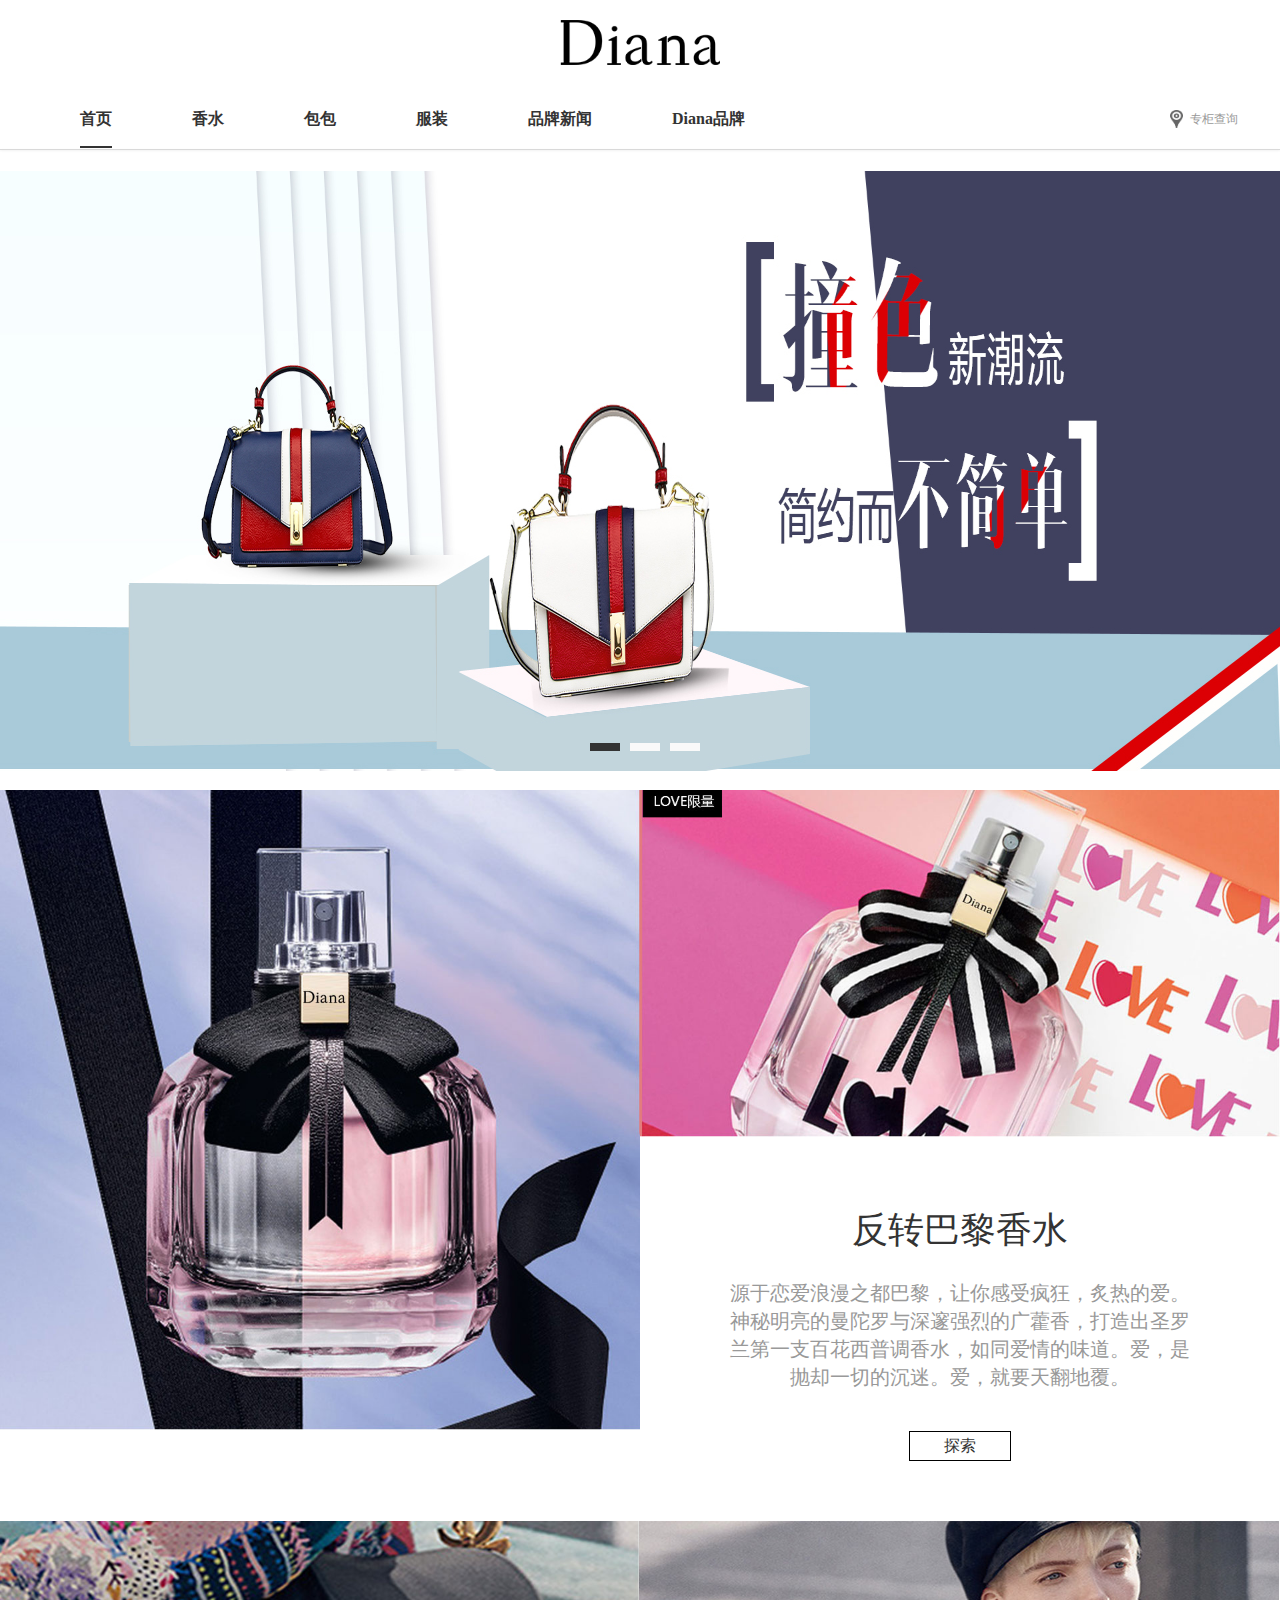
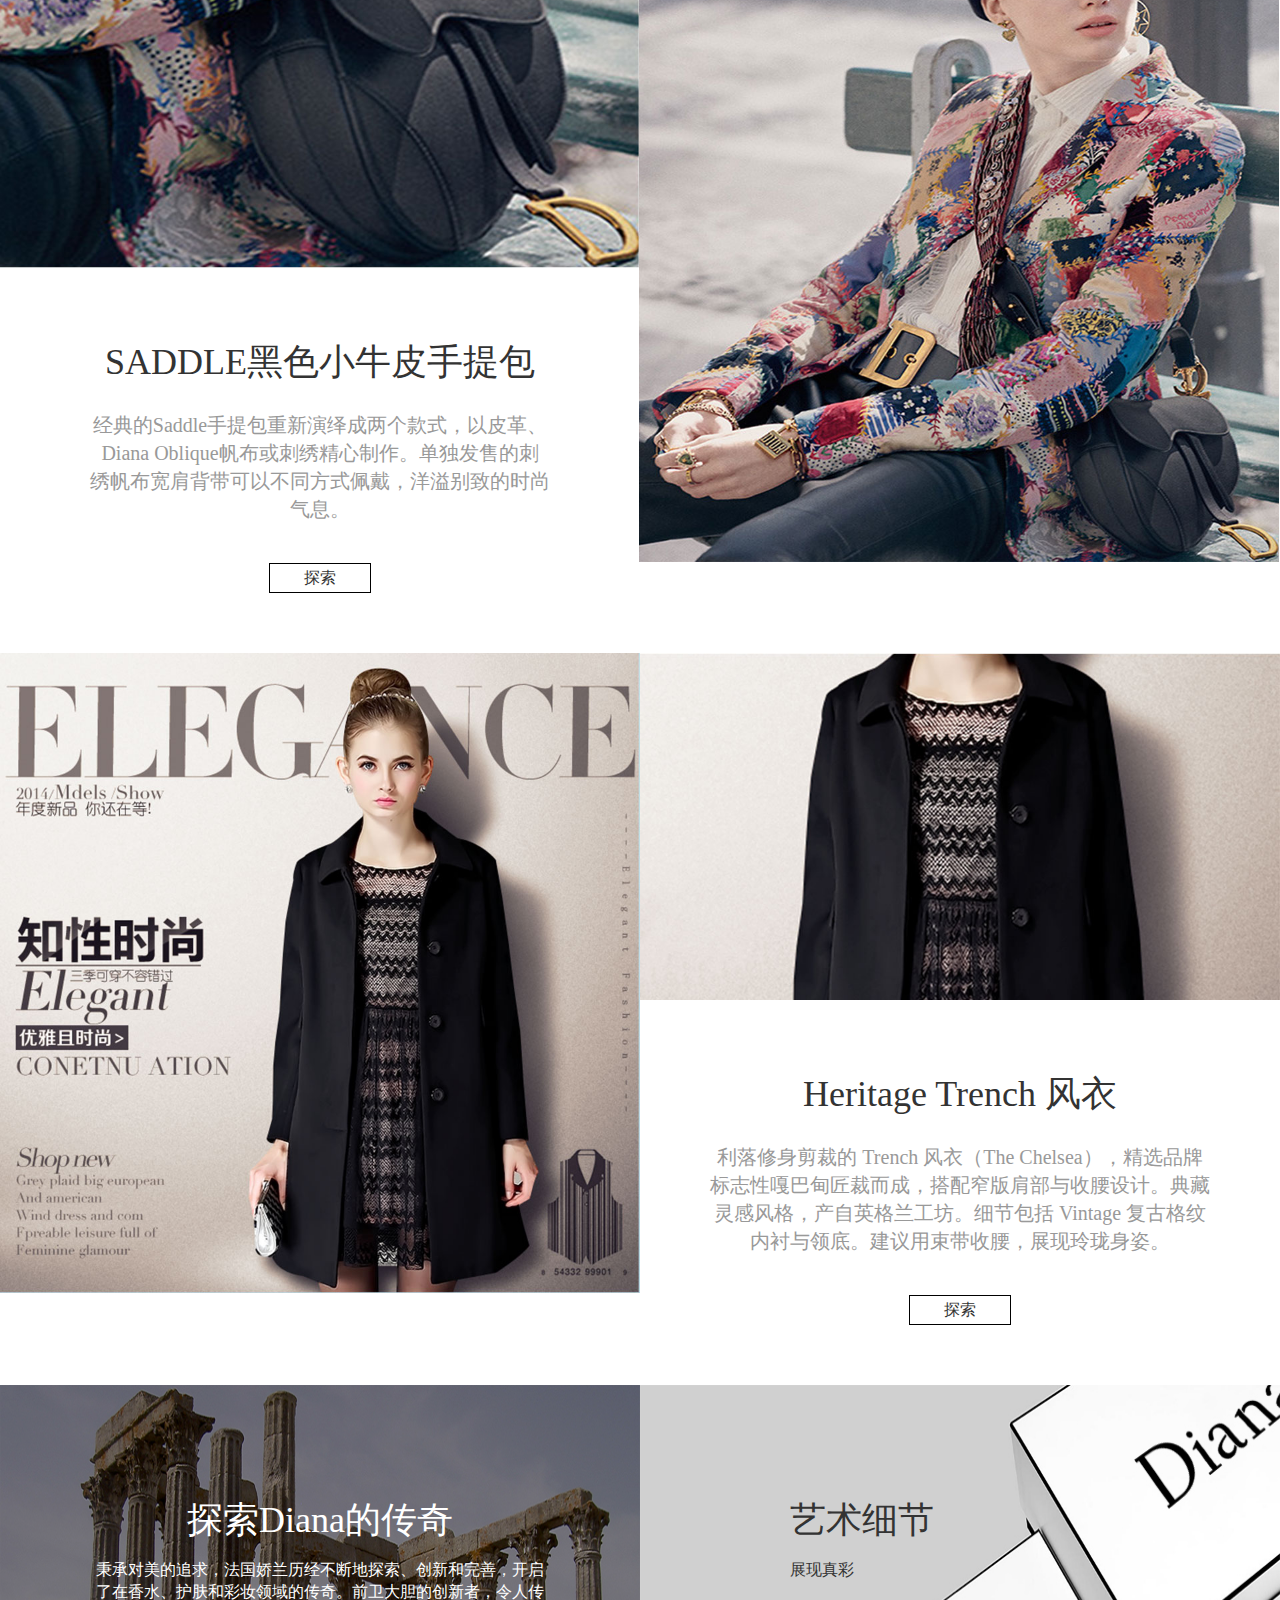
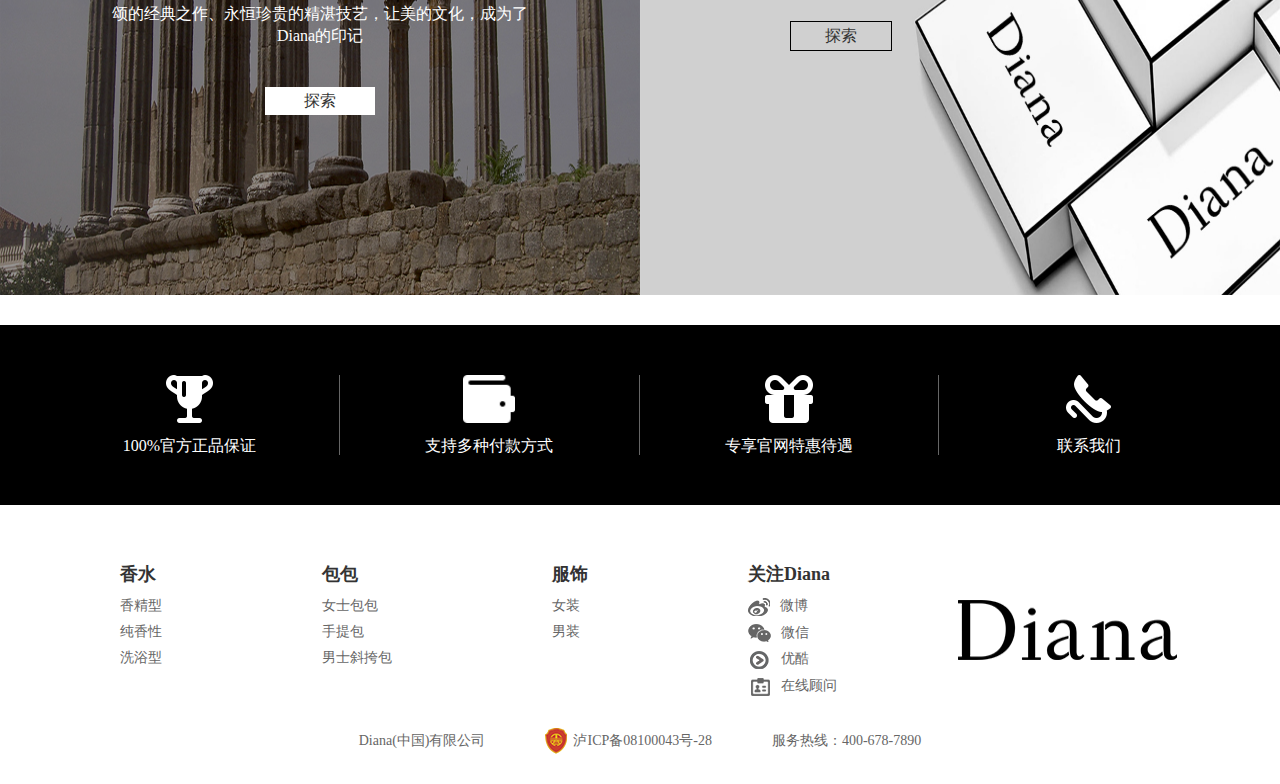
<file: index.html>
<!DOCTYPE html>
<html>
	<head>
		<meta charset="UTF-8">
		<title>Diana首页</title>
		<link rel="stylesheet" type="text/css" href="css/base.css"/>
		<link rel="stylesheet" type="text/css" href="css/style.css"/>
		<link rel="icon" href="img/logo.ico" type="img/x-ico" />
		<script src="js/jquery-1.12.4.js" type="text/javascript" charset="utf-8"></script>
		<script src="js/index.js" type="text/javascript" charset="utf-8"></script>
		
	</head>
	<body>
		<div class="nav-box">
			<div class="nav">
				<div class="logo">
					<a href="index.html"><img src="img/nav-footer/logo.png"/></a>
				</div>
				<div class="nav-list-box container">
					<ul id="nav-list">
						<li class="line-bott">
							<a href="index.html">首页</a>
						</li>
						<li>
							<a href="Perfume.html">香水</a>
						</li>
						<li>
							<a href="package.html">包包</a>
						</li>
						<li>
							<a href="clothes.html">服装</a>
						</li>
						<li>
							<a href="news.html">品牌新闻</a>
						</li>
						<li>
							<a href="about.html">Diana品牌</a>
						</li>
					</ul>
					<div class="query fr">
						<div class="query-ico"><a href="">专柜查询</a></div>
					</div>
				</div>
			</div>
			<div class="line"></div>
		</div>
		<div class="nav-fixed-box">
			<div class="nav-list-box container">
				<div class="fixed-logo"><a href="index.html"><img src="img/nav-footer/logo.png"/></a></div>
				<div id="nav-fixed"></div>
			</div>
			<div class="line"></div>
		</div>
		
		<div class="banner-box">
			<div class="banner-fixed">
				<div class="banner">
					<div class="banner-list">
						<div class="banner-img"><img src="img/index/banner1.jpg"/></div>
						<div class="banner-img"><img src="img/index/banner2.jpg"/></div>
						<div class="banner-img"><img src="img/index/banner3.jpg"/></div>
					</div>
					<ul class="list">
						<li></li>
						<li></li>
						<li></li>
					</ul>
				</div>
			</div>
		</div>
		
		<div style="background: #fff; position: relative; z-index: 10;">
			<div class="content clearfix">
				<div class="left">
					<img src="img/index/shouye_06.jpg"/>
				</div>
				<div class="right">
					<img src="img/index/shouye_05.jpg"/>
					<div class="txt">
						<h1>反转巴黎香水</h1>
						<p>源于恋爱浪漫之都巴黎，让你感受疯狂，炙热的爱。</p>
						<p>神秘明亮的曼陀罗与深邃强烈的广藿香，打造出圣罗</p>
						<p>兰第一支百花西普调香水，如同爱情的味道。爱，是</p>
						<p>抛却一切的沉迷。爱，就要天翻地覆。</p>
					</div>
					<a href="Perfume.html"><div class="btn">探索</div></a>
					
				</div>
			</div>
			
			
			<div class="content clearfix" style="margin: 20px 0;">
				<div class="left">
					<img src="img/index/shouye_10.jpg"/>
					<div class="txt">
						<h1>SADDLE黑色小牛皮手提包</h1>
						<p>经典的Saddle手提包重新演绎成两个款式，以皮革、</p>
						<p>Diana Oblique帆布或刺绣精心制作。单独发售的刺</p>
						<p>绣帆布宽肩背带可以不同方式佩戴，洋溢别致的时尚</p>
						<p>气息。</p>
					</div>
					<a href="package.html"><div class="btn">探索</div></a>
				</div>
				<div class="right" style="margin-left: -1px;">
					<img src="img/index/shouye_13.jpg"/>
				</div>
			</div>
			
			<div class="content clearfix">
				<div class="left">
					<img src="img/index/shouye_17.jpg"/>
				</div>
				<div class="right">
					<img src="img/index/shouye_16.jpg"/>
					<div class="txt">
						<h1>Heritage Trench 风衣</h1>
						<p>利落修身剪裁的 Trench 风衣（The Chelsea），精选品牌</p>
						<p>标志性嘎巴甸匠裁而成，搭配窄版肩部与收腰设计。典藏</p>
						<p>灵感风格，产自英格兰工坊。细节包括 Vintage 复古格纹</p>
						<p>内衬与领底。建议用束带收腰，展现玲珑身姿。</p>
					</div>
					<a href="clothes.html"><div class="btn">探索</div></a>
					
				</div>
			</div>
			
			<div class="introduce">
				<div class="about clearfix">
					<div class="left fl">
						<img src="img/index/diana.jpg" width="952"/>
						<div class="Mask">
							<h1>探索Diana的传奇</h1>
							<p>秉承对美的追求，法国娇兰历经不断地探索、创新和完善，开启</p>
							<p>了在香水、护肤和彩妆领域的传奇。前卫大胆的创新者，令人传</p>
							<p>颂的经典之作、永恒珍贵的精湛技艺，让美的文化，成为了</p>
							<p>Diana的印记</p>
							<a href="about.html"><div class="bott1">探索</div></a>
						</div>
					</div>
					<div class="details fr">
						<img src="img/index/xijie.jpg" width="951"/>
						<div class="Mask">
							<h1>艺术细节</h1>
							<p>展现真彩</p>
							<a href=""><div class="btn">探索</div></a>
						</div>
					</div>
				</div>
				
			</div>
			
			
			<div class="footer-box">
				<div class="footer-top-color">
					<div class="footer container">
						<div class="footer-top clearfix">
							<ul>
								<li>
									<a href="">
										<img src="img/nav-footer/footer-zhengpin.png"/>
										<p>100%官方正品保证</p>
									</a>
								</li>
								<li>
									<a href="">
										<img src="img/nav-footer/footer-fukuan.png"height="48"/>
										<p>支持多种付款方式</p>
									</a>
								</li>
								<li>
									<a href="">
										<img src="img/nav-footer/footer-tehui.png"/>
										<p>专享官网特惠待遇</p>
									</a>
								</li>
								<li>
									<a href="">
										<img src="img/nav-footer/footer-dianhua.png"/>
										<p>联系我们</p>
									</a>
								</li>
							</ul>
						</div>
					</div>
				</div>
				<div class="footer-bott clearfix container">
					<div class="top_box"><a href=""><div class="top"><img src="img/nav-footer/fanhui2.png"/></div></a></div>
					<dl>
						<dt>香水</dt>
						<dd><a href="">香精型</a></dd>
						<dd><a href="">纯香性</a></dd>
						<dd><a href="">洗浴型</a></dd>
					</dl>
					<dl>
						<dt>包包</dt>
						<dd><a href="">女士包包</a></dd>
						<dd><a href="">手提包</a></dd>
						<dd><a href="">男士斜挎包</a></dd>
					</dl>
					<dl>
						<dt>服饰</dt>
						<dd><a href="">女装</a></dd>
						<dd><a href="">男装</a></dd>
					</dl>
					<dl>
						<dt>关注Diana</dt>
						<dd><a href=""><img src="img/nav-footer/weibo.png"/>微博</a></dd>
						<dd><a href=""><img src="img/nav-footer/weixin.png"/>微信</a></dd>
						<dd><a href=""><img src="img/nav-footer/youku.png"/>优酷</a></dd>
						<dd><a href=""><img src="img/nav-footer/zaixian.png"/>在线顾问</a></dd>
					</dl>
					<div class="footer-logo"><a href="index.html"><img src="img/nav-footer/logo.png"/></a></div>
				</div>
				<div class="copyright">
					<span><a href="">Diana(中国)有限公司</a></span><span><a href=""><img src="img/nav-footer/beian.png"/>泸ICP备08100043号-28</a></span><span><a href="">服务热线：400-678-7890</a></span>
				</div>
			</div>
		</div>
		
	</body>
</html>
</file>
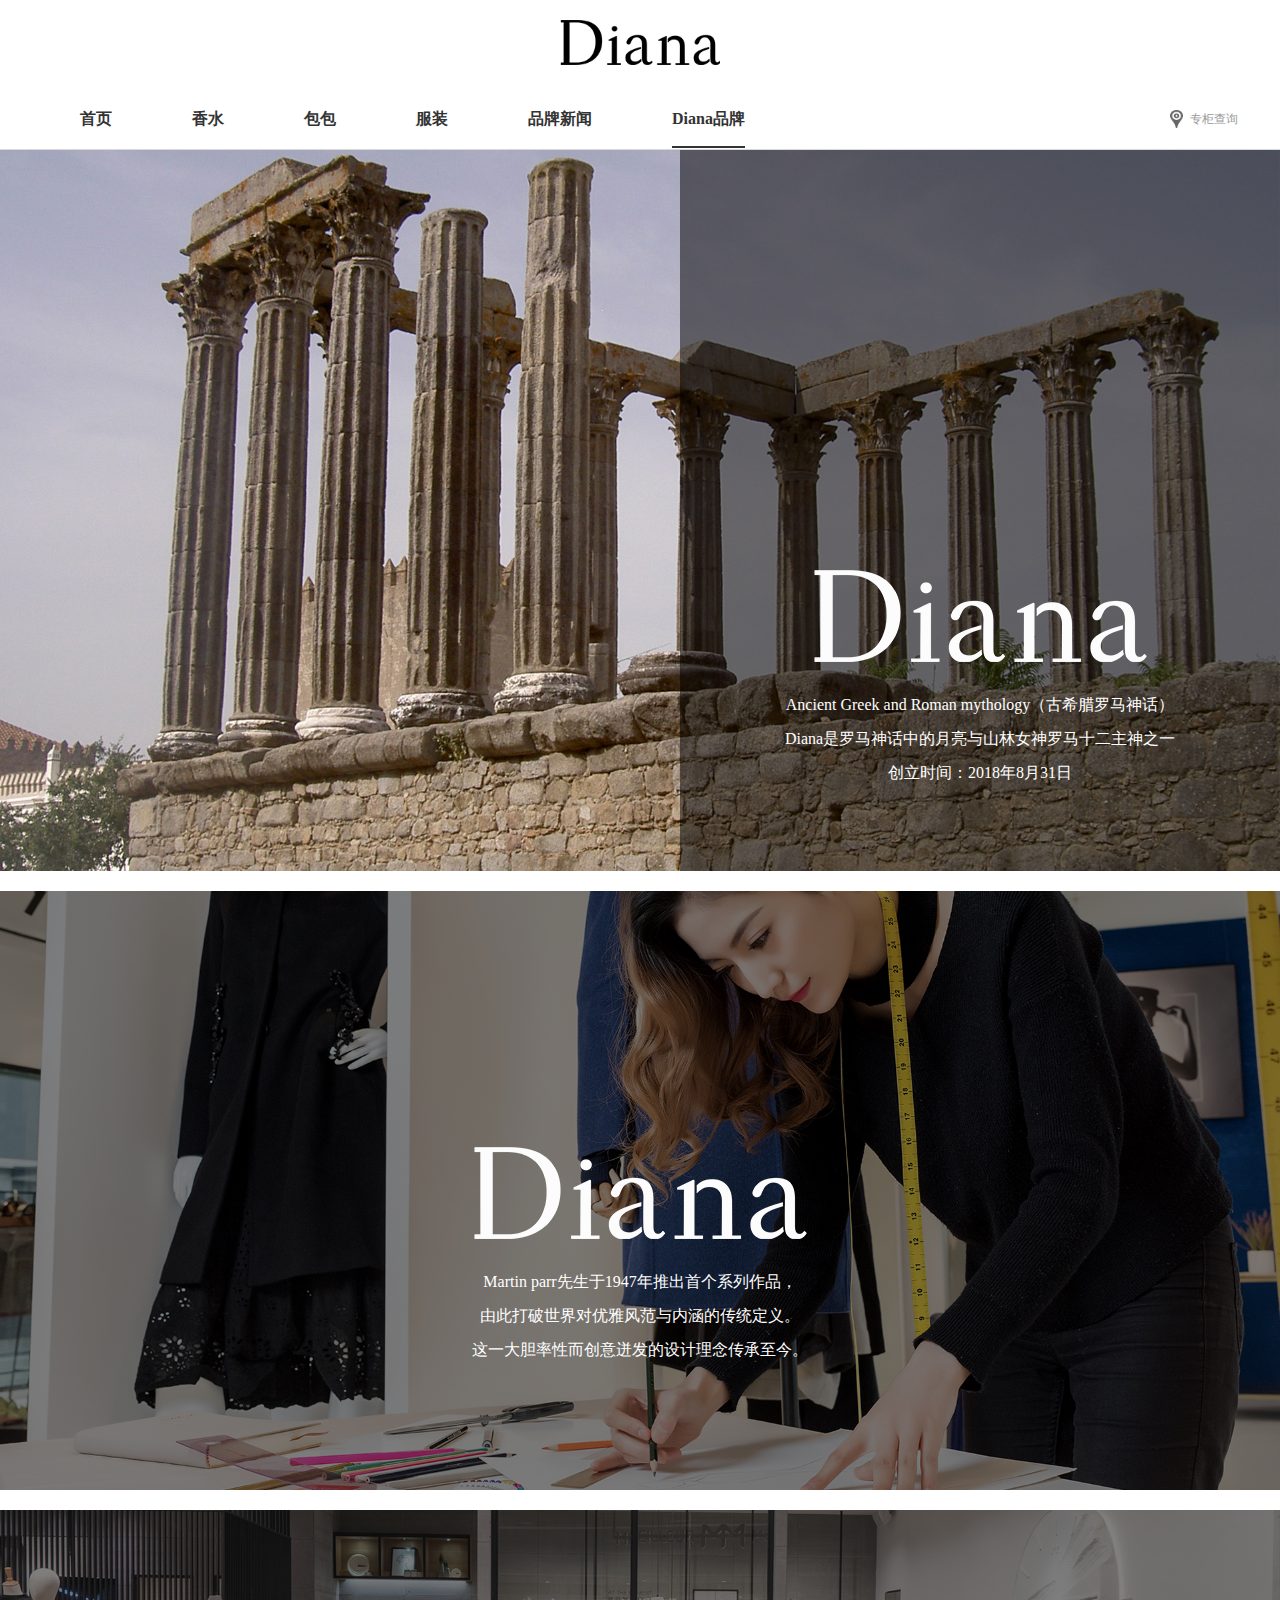
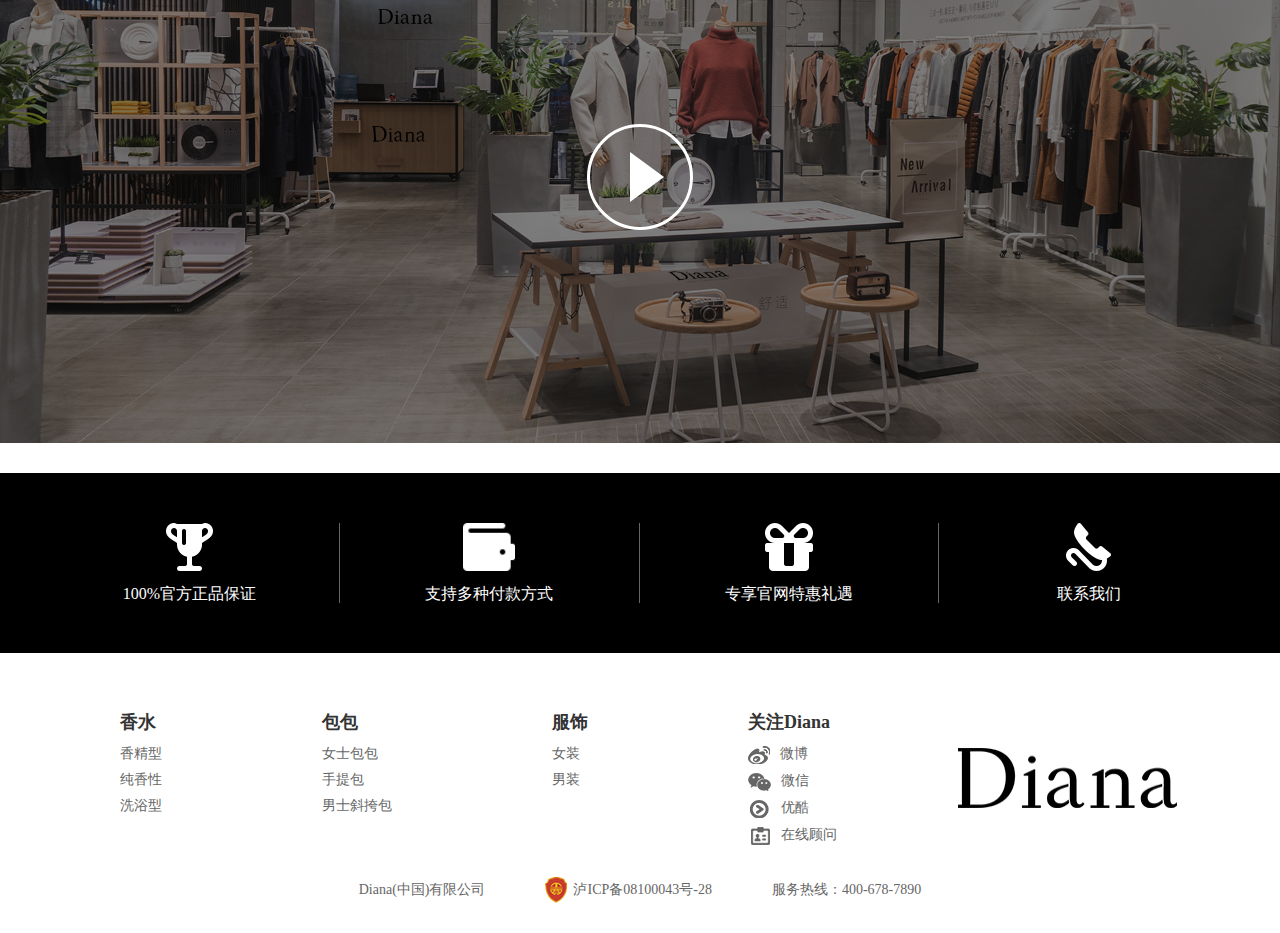
<file: about.html>
<!DOCTYPE html>
<html>
	<head>
		<meta charset="UTF-8">
		<title>Diana品牌</title>
		<link rel="stylesheet" type="text/css" href="css/base.css"/>
		<link rel="stylesheet" type="text/css" href="css/style.css"/>
		<link rel="icon" href="img/logo.ico" type="img/x-ico" />
		<script src="js/jquery-1.12.4.js" type="text/javascript" charset="utf-8"></script>
		<script src="js/index.js" type="text/javascript" charset="utf-8"></script>
	</head>
	<body>
		<div class="nav-box">
			<div class="nav">
				<div class="logo">
					<a href="index.html"><img src="img/nav-footer/logo.png"/></a>
				</div>
				<div class="nav-list-box container">
					<ul id="nav-list">
						<li>
							<a href="index.html">首页</a>
						</li>
						<li>
							<a href="Perfume.html">香水</a>
						</li>
						<li>
							<a href="package.html">包包</a>
						</li>
						<li>
							<a href="clothes.html">服装</a>
						</li>
						<li>
							<a href="news.html">品牌新闻</a>
						</li>
						<li class="line-bott">
							<a href="about.html">Diana品牌</a>
						</li>
					</ul>
					<div class="query fr">
						<div class="query-ico"><a href="">专柜查询</a></div>
					</div>
				</div>
			</div>
			<div class="line"></div>
		</div>
		<div class="nav-fixed-box">
			<div class="nav-list-box container">
				<div class="fixed-logo"><a href=""><img src="img/nav-footer/logo.png"/></a></div>
				<div id="nav-fixed"></div>
			</div>
			<div class="line"></div>
		</div>
		
		<div class="con-mian">
			<div class="con">
				<h1 class="title">Diana品牌</h1>
				<div class="one">
					<img src="img/about/bg-1.png" width="100%"/>
					<div class="Mask">
						<img src="img/about/fanbai-logo.png"/>
						<div class="txt">
							<p>Ancient Greek and Roman mythology（古希腊罗马神话）</p>
							<p>Diana是罗马神话中的月亮与山林女神罗马十二主神之一</p>
							<p>创立时间：2018年8月31日</p>
						</div>
					</div>
				</div>
				<div class="two">
					<img src="img/about/bg-2.jpg" width="100%"/>
					<div class="Mask">
						<img src="img/about/fanbai-logo.png"/>
						<div class="txt">
							<p>Martin parr先生于1947年推出首个系列作品，</p>
							<p> 由此打破世界对优雅风范与内涵的传统定义。</p>
							<p> 这一大胆率性而创意迸发的设计理念传承至今。</p>
						</div>
					</div>
				</div>
				<div class="Three">
					<img src="img/about/bg-3.jpg" width="100%"/>
					<div class="Mask">
						<div class="bott">
							<div class="triangle"></div>
						</div>
					</div>
				</div>
			</div>
		</div>
		

		
		<div class="footer-box">
			<div class="footer-top-color">
				<div class="footer container">
					<div class="footer-top clearfix">
						<ul>
							<li>
								<a href="">
									<img src="img/nav-footer/footer-zhengpin.png"/>
									<p>100%官方正品保证</p>
								</a>
							</li>
							<li>
								<a href="">
									<img src="img/nav-footer/footer-fukuan.png"height="48"/>
									<p>支持多种付款方式</p>
								</a>
							</li>
							<li>
								<a href="">
									<img src="img/nav-footer/footer-tehui.png"/>
									<p>专享官网特惠礼遇</p>
								</a>
							</li>
							<li>
								<a href="">
									<img src="img/nav-footer/footer-dianhua.png"/>
									<p>联系我们</p>
								</a>
							</li>
						</ul>
					</div>
				</div>
			</div>
			<div class="footer-bott clearfix container">
				<div class="top_box"><a href=""><div class="top"><img src="img/nav-footer/fanhui2.png"/></div></a></div>
				<dl>
					<dt>香水</dt>
					<dd><a href="">香精型</a></dd>
					<dd><a href="">纯香性</a></dd>
					<dd><a href="">洗浴型</a></dd>
				</dl>
				<dl>
					<dt>包包</dt>
					<dd><a href="">女士包包</a></dd>
					<dd><a href="">手提包</a></dd>
					<dd><a href="">男士斜挎包</a></dd>
				</dl>
				<dl>
					<dt>服饰</dt>
					<dd><a href="">女装</a></dd>
					<dd><a href="">男装</a></dd>
				</dl>
				<dl>
					<dt>关注Diana</dt>
					<dd><a href=""><img src="img/nav-footer/weibo.png"/>微博</a></dd>
						<dd><a href=""><img src="img/nav-footer/weixin.png"/>微信</a></dd>
						<dd><a href=""><img src="img/nav-footer/youku.png"/>优酷</a></dd>
						<dd><a href=""><img src="img/nav-footer/zaixian.png"/>在线顾问</a></dd>
				</dl>
				<div class="footer-logo"><a href="index.html"><img src="img/nav-footer/logo.png"/></a></div>
			</div>
			<div class="copyright">
				<span><a href="">Diana(中国)有限公司</a></span><span><a href=""><img src="img/nav-footer/beian.png"/>泸ICP备08100043号-28</a></span><span><a href="">服务热线：400-678-7890</a></span>
			</div>
		</div>
	</body>
</html>
</file>
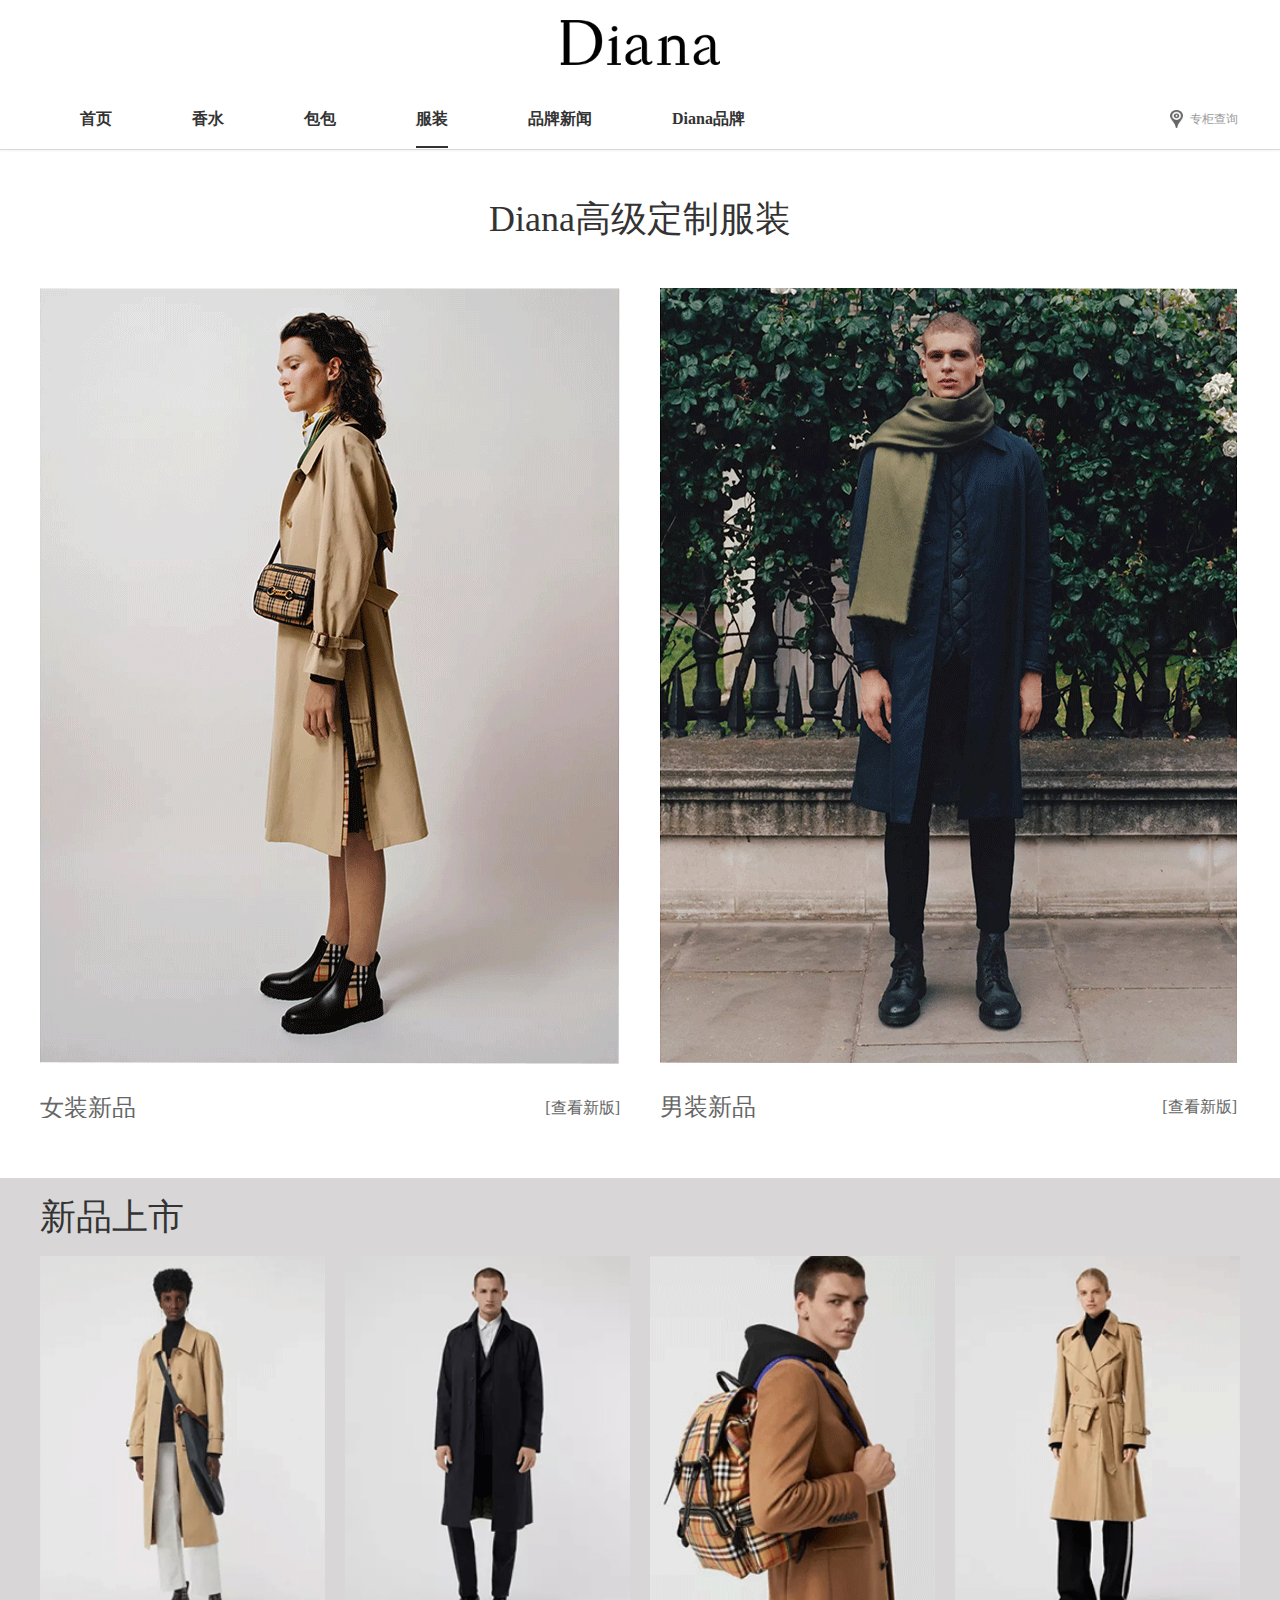
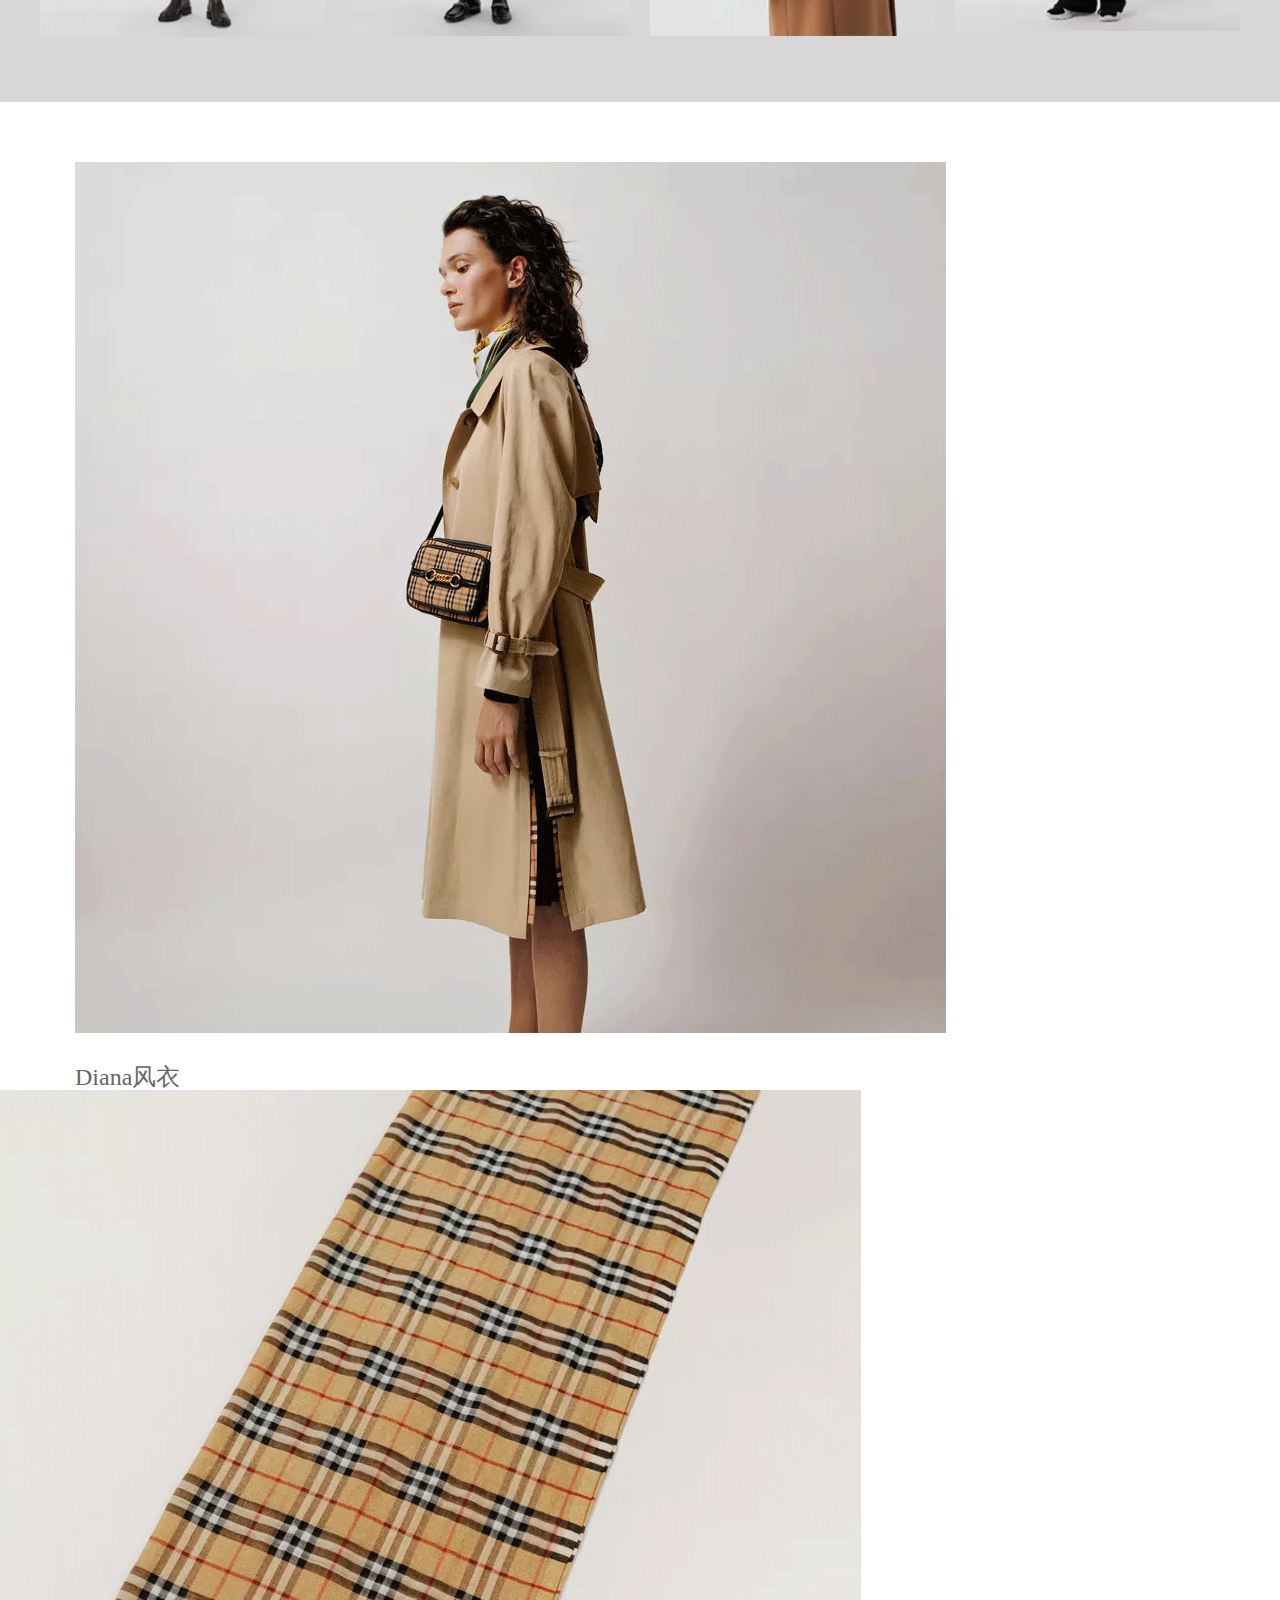
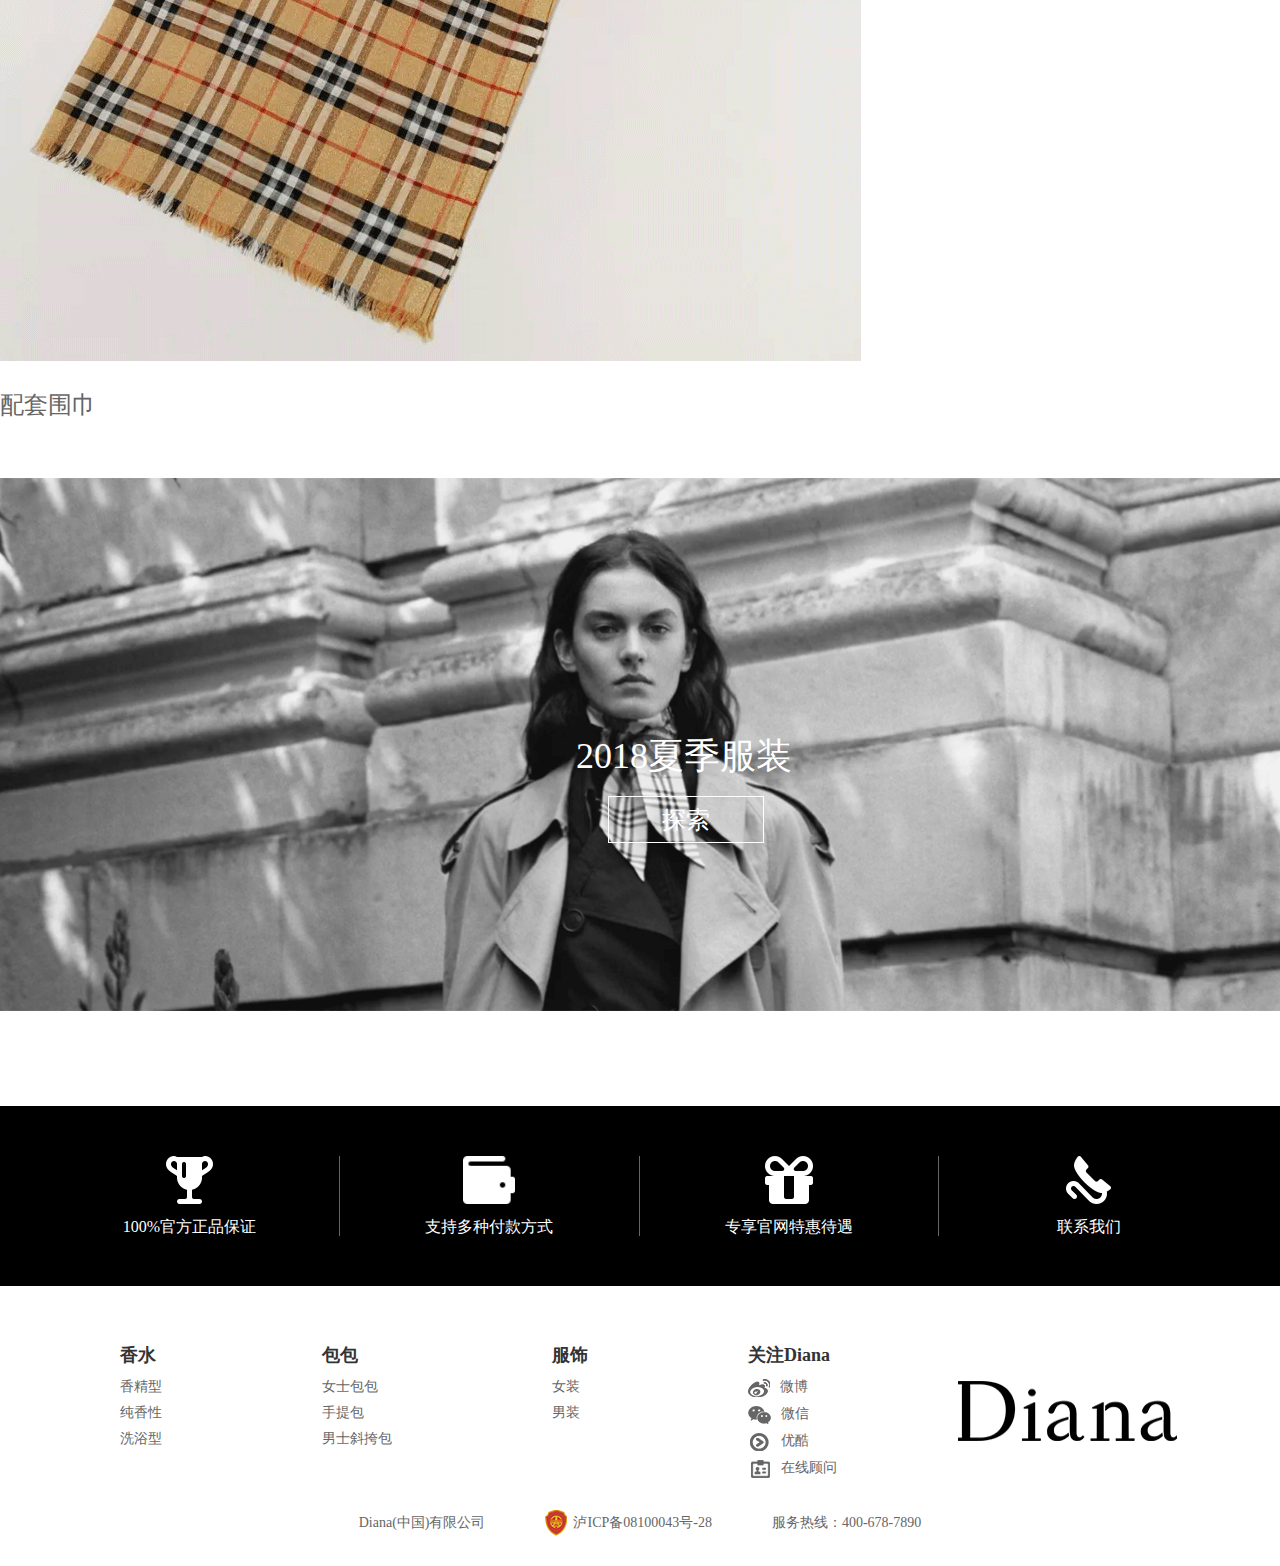
<file: clothes.html>
<!DOCTYPE html>
<html>
	<head>
		<meta charset="UTF-8">
		<title>Diana服装</title>
		<link rel="stylesheet" type="text/css" href="css/base.css"/>
		<link rel="stylesheet" type="text/css" href="css/style.css"/>
		<link rel="icon" href="img/logo.ico" type="img/x-ico" />
		<script src="js/jquery-1.12.4.js" type="text/javascript" charset="utf-8"></script>
		<script src="js/index.js" type="text/javascript" charset="utf-8"></script>
	</head>
	<body>
		<div class="nav-box">
			<div class="nav">
				<div class="logo">
					<a href="index.html"><img src="img/nav-footer/logo.png"/></a>
				</div>
				<div class="nav-list-box container">
					<ul id="nav-list">
						<li>
							<a href="index.html">首页</a>
						</li>
						<li>
							<a href="Perfume.html">香水</a>
						</li>
						<li>
							<a href="package.html">包包</a>
						</li>
						<li class="line-bott">
							<a href="clothes.html">服装</a>
						</li>
						<li>
							<a href="news.html">品牌新闻</a>
						</li>
						<li>
							<a href="about.html">Diana品牌</a>
						</li>
					</ul>
					<div class="query fr">
						<div class="query-ico"><a href="">专柜查询</a></div>
					</div>
				</div>
			</div>
			<div class="line"></div>
		</div>
		<div class="nav-fixed-box">
			<div class="nav-list-box container">
				<div class="fixed-logo"><a href="index.html"><img src="img/nav-footer/logo.png"/></a></div>
				<div id="nav-fixed"></div>
			</div>
			<div class="line"></div>
		</div>
		
		
		<div class="body">
			<h1 class="tit">Diana高级定制服装</h1>
			<div class="body_new">
				<div class="new_img">
					<div id="">
					<img src="img/衣_03.png" />
					</div>
					<a href="">女装新品</a>
					<span>[查看新版]</span>
				</div>
				<div class="new_img">
					<div id="">
					<img src="img/衣_06.png" />
					</div>
					<a href="">男装新品</a>
					<span>[查看新版]</span>
				</div>
			</div>
			
		
			<div class="new_newt">
				<div id="tit">
					<h1>新品上市</h1>
				</div>
				
				<ul class="container">
					<!--<li>
						<a href="">
							<img src="img/衣_11.png" />
						</a>
					</li>-->
					<li>
						<a href="">
							<img src="img/衣_13.png" />
						</a>
					</li>
					<li>
						<a href="">
							<img src="img/衣_15.png" />
						</a>
					</li>
					<li>
						<a href="">
							<img src="img/衣_17.png" />
						</a>
					</li>
					<li>
						<a href="">
							<img src="img/衣_19.png" />
						</a>
					</li>
					<!--<li>
						<a href="">
							<img src="img/衣_21.png" />
						</a>
					</li>-->
				</ul>
				
			</div>
		
			<div class="diana">
				
				<div class="diana_img">
					<div id="">
					<img src="img/衣_30.png" />
					</div>
					<a href="">Diana风衣</a>
				</div>
				
				<div class="diana_img">
					<div id="">
					<img src="img/衣_32.png" />
					</div>
					<a href="">配套围巾</a>
				</div>
				
				
			</div>
		
		
			<div class="img_big">
				
				<div id="img">
					<img src="img/衣_36.png" />
					<div class="title">
						<h1>2018夏季服装</h1>
						
					</div>
					<div class="btn1">
						<button>探索</button>
					</div>
				</div>
				
			</div>
		
		
		</div>
		
		
	
		
		
		
		
		<div class="footer-box">
				<div class="footer-top-color">
					<div class="footer container">
						<div class="footer-top clearfix">
							<ul>
								<li>
									<a href="">
										<img src="img/nav-footer/footer-zhengpin.png"/>
										<p>100%官方正品保证</p>
									</a>
								</li>
								<li>
									<a href="">
										<img src="img/nav-footer/footer-fukuan.png"height="48"/>
										<p>支持多种付款方式</p>
									</a>
								</li>
								<li>
									<a href="">
										<img src="img/nav-footer/footer-tehui.png"/>
										<p>专享官网特惠待遇</p>
									</a>
								</li>
								<li>
									<a href="">
										<img src="img/nav-footer/footer-dianhua.png"/>
										<p>联系我们</p>
									</a>
								</li>
							</ul>
						</div>
					</div>
				</div>
				<div class="footer-bott clearfix container">
					<div class="top_box"><a href=""><div class="top"><img src="img/nav-footer/fanhui2.png"/></div></a></div>
					<dl>
						<dt>香水</dt>
						<dd><a href="">香精型</a></dd>
						<dd><a href="">纯香性</a></dd>
						<dd><a href="">洗浴型</a></dd>
					</dl>
					<dl>
						<dt>包包</dt>
						<dd><a href="">女士包包</a></dd>
						<dd><a href="">手提包</a></dd>
						<dd><a href="">男士斜挎包</a></dd>
					</dl>
					<dl>
						<dt>服饰</dt>
						<dd><a href="">女装</a></dd>
						<dd><a href="">男装</a></dd>
					</dl>
					<dl>
						<dt>关注Diana</dt>
						<dd><a href=""><img src="img/nav-footer/weibo.png"/>微博</a></dd>
						<dd><a href=""><img src="img/nav-footer/weixin.png"/>微信</a></dd>
						<dd><a href=""><img src="img/nav-footer/youku.png"/>优酷</a></dd>
						<dd><a href=""><img src="img/nav-footer/zaixian.png"/>在线顾问</a></dd>
					</dl>
					<div class="footer-logo"><a href="index.html"><img src="img/nav-footer/logo.png"/></a></div>
				</div>
				<div class="copyright">
					<span><a href="">Diana(中国)有限公司</a></span><span><a href=""><img src="img/nav-footer/beian.png"/>泸ICP备08100043号-28</a></span><span><a href="">服务热线：400-678-7890</a></span>
				</div>
			</div>
	</body>
</html>
</file>
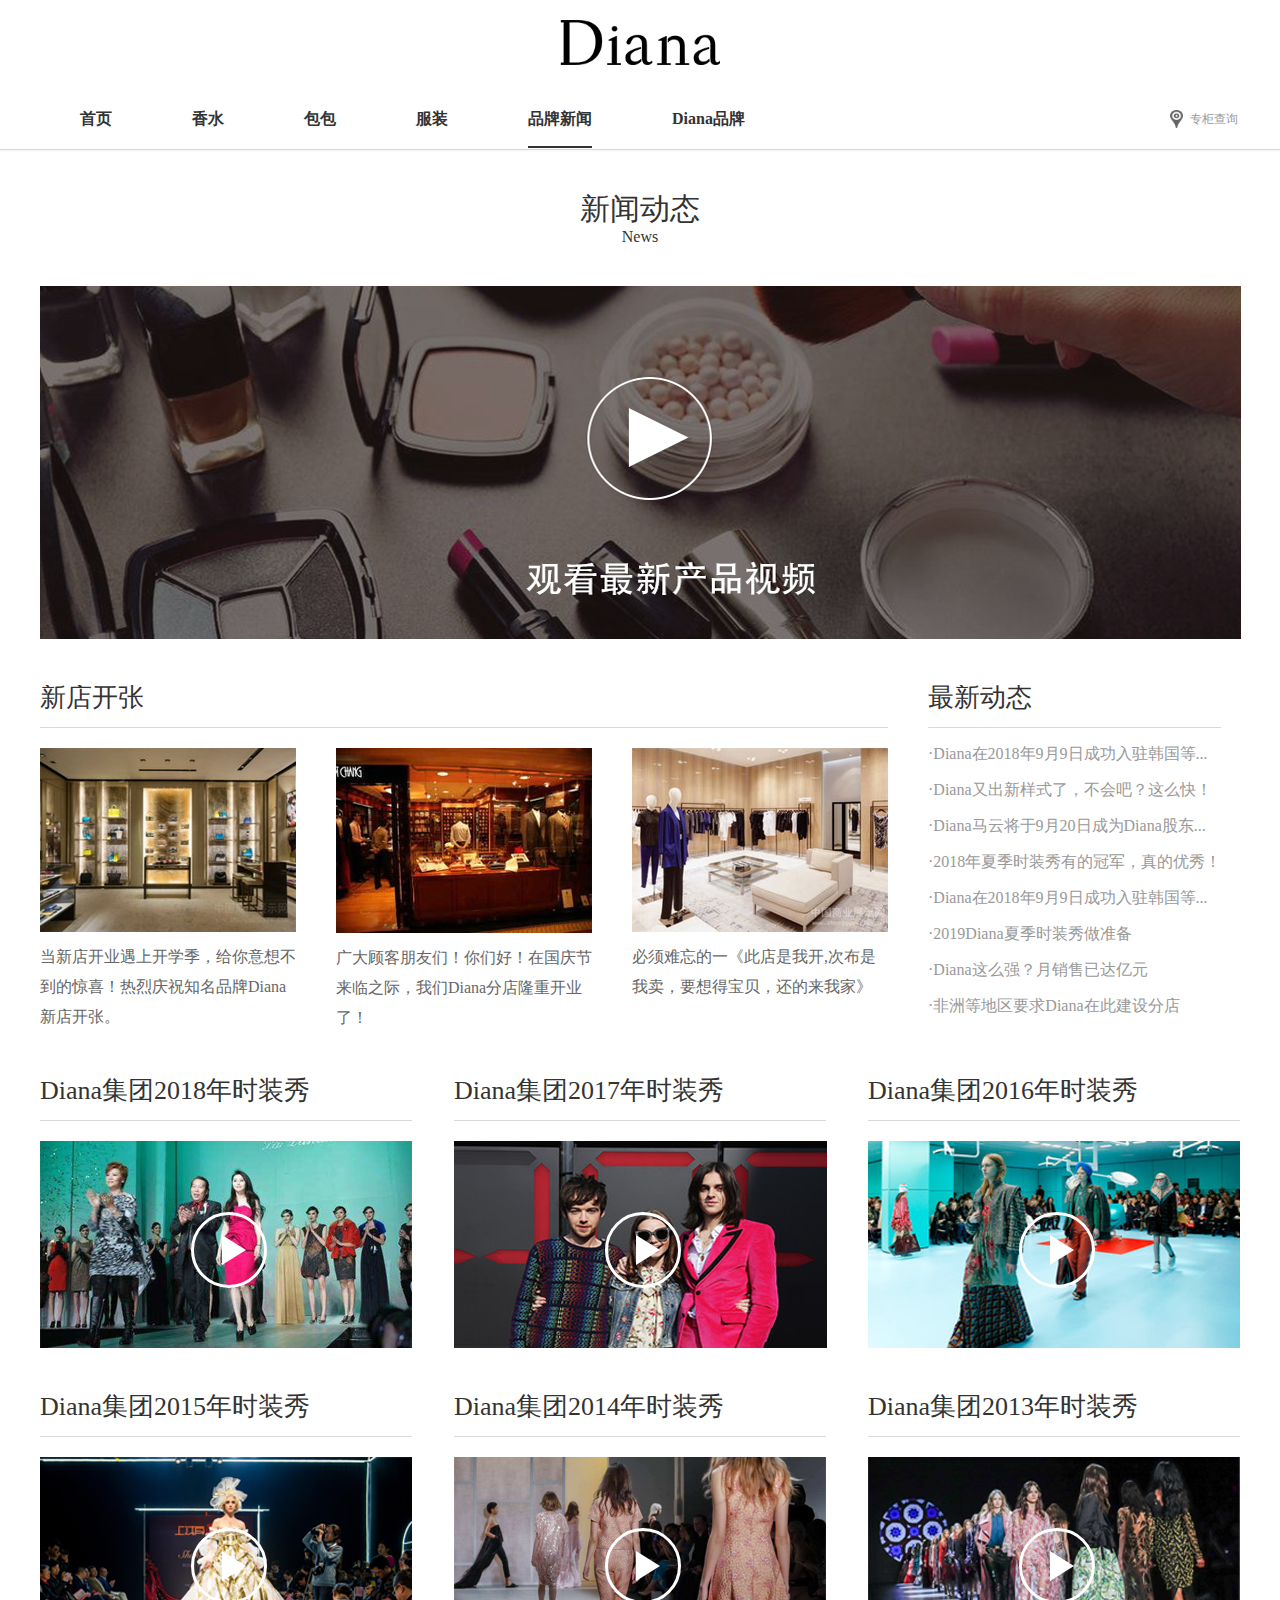
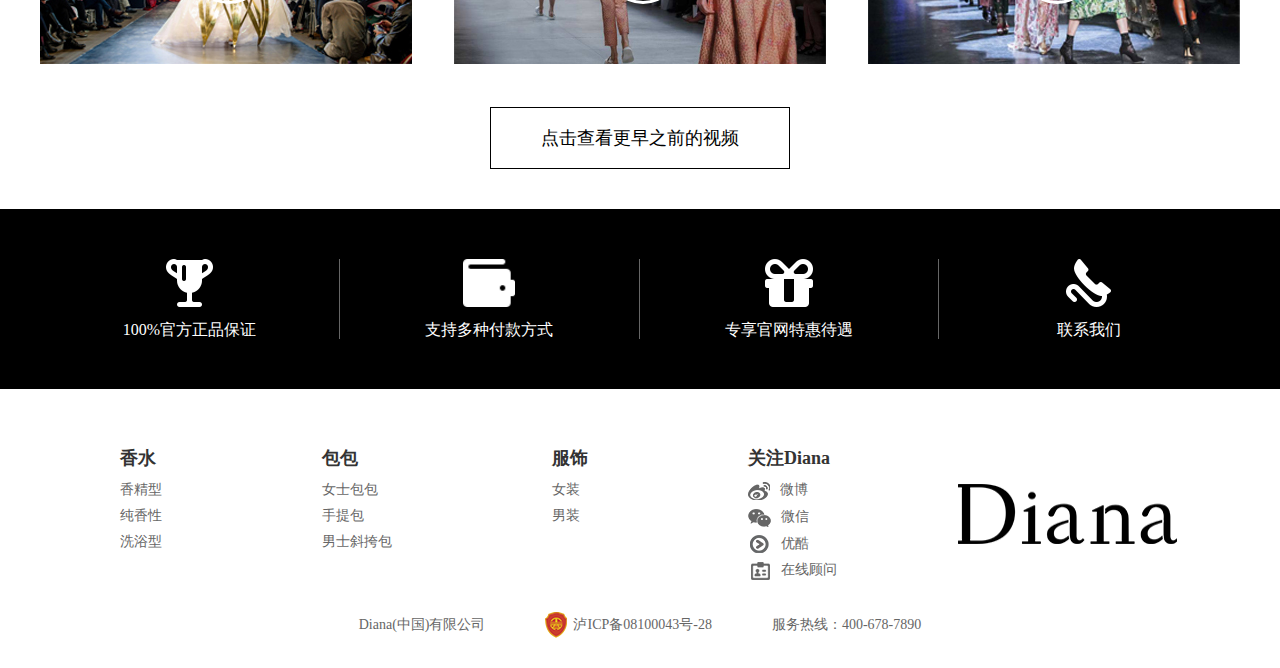
<file: news.html>
<!DOCTYPE html>
<html>

	<head>
		<meta charset="UTF-8">
		<title>Diana品牌新闻</title>
		<link rel="stylesheet" type="text/css" href="css/base.css" />
		<link rel="icon" href="img/logo.ico" type="img/x-ico" />
		<!--<link rel="stylesheet" type="text/css" href="css/news.css" />-->
		<link rel="stylesheet" type="text/css" href="css/style.css"/>
		<style type="text/css">
			.line-bott a{
				border-bottom: 2px solid #333;
			}
			.bott{
				width: 70px;
				height: 70px;
				margin-top:-35px;
				margin-left: -35px;
			}
			.triangle{
			    border-width:15px 0 15px 24px;
			    margin-left: 28px;
   				margin-top: 20px;
			}
			h1 {
				text-align: center;
				font-size: 30px;
				color: #333;
				padding: 50px 0 30px 0;
			}
			
			h1 p {
				padding: 10px;
				font-size: 16px;
			}
			
			.nav {
				overflow: hidden;
			}
			
			.nav .new-left {
				float: left;
			}
			
			.nav .new-left p {
				font-size: 26px;
				color: #333333;
			}
			
			.new-left li {
				float: left;
				margin-right: 40px;
			}
			
			.new-left_tit p {
				border-bottom: 1px solid #d9d9d9;
				padding-bottom: 20px;
			}
			
			.new-left a {
				font-size: 16px;
				line-height: 30px;
				color: #666666;
			}
			.new-left li:hover a{
				border-bottom: 1px solid #999;
			}
			.new-right {
				float: left;
			}
			
			.new-left {
				margin-right: 40px;
				margin-bottom: 40px;
			}
			
			.new-right_a li {
				margin-top: 17px;
			}
			
			.new-right_a a {
				font-size: 16px;
				color: #999;
			}
			.new-right_a a:hover{
				color: #666;
				border-bottom: 1px solid #999;
			}
			.connter {
				overflow: hidden;
				padding-bottom: 40px;
			}
			
			.nav_body {
				width: 1200px;
				overflow: hidden;
				margin: 0 auto;
				padding-top: 4px;
			}
			
			.new_time_tit {
				font-size: 26px;
				color: #333333;
				border-bottom: 1px solid #d9d9d9;
				padding-bottom: 20px;
				display: block;
			}
			
			.new_time li {
				width: 372px;
				float: left;
			}
			
			.new_time_img {
				margin-top: 20px;
				position: relative;
			}
			
			.banner1 {
				margin-bottom: 40px !important;
			}
			
			.new_time li {
				margin-right: 42px;
			}
			
			.new_time ul {
				padding-top: 5px;
			}
			.news_button{
				text-align: center;
			}
			.news_button p {
				display: inline-block;/*解决IE不兼容块元素转换内联元素*/
				display: initial;
				font-size: 18px;
				background: #fff;
				border: 1px solid #000;
				color: #000;
				margin: 0 auto;
				outline: none;
				padding: 20px 50px;
				transition: all .3s;
			}
			.news_button p:hover{
				background: #000;
				color: #fff;
			}
		</style>
		<script src="js/jquery-1.12.4.js" type="text/javascript" charset="utf-8"></script>
		<script src="js/index.js" type="text/javascript" charset="utf-8"></script>
	</head>

	<body>
		<div class="nav-box">
			<div class="nav">
				<div class="logo">
					<a href="index.html"><img src="img/nav-footer/logo.png" /></a>
				</div>
				<div class="nav-list-box container">
					<ul id="nav-list">
						<li>
							<a href="index.html">首页</a>
						</li>
						<li>
							<a href="Perfume.html">香水</a>
						</li>
						<li>
							<a href="package.html">包包</a>
						</li>
						<li>
							<a href="clothes.html">服装</a>
						</li>
						<li class="line-bott">
							<a href="news.html">品牌新闻</a>
						</li>
						<li>
							<a href="about.html">Diana品牌</a>
						</li>
					</ul>
					<div class="query fr">
						<div class="query-ico"><a href="">专柜查询</a></div>
					</div>
				</div>
			</div>
			<div class="line"></div>
		</div>
		<div class="nav-fixed-box">
			<div class="nav-list-box container">
				<div class="fixed-logo">
					<a href="index.html"><img src="img/nav-footer/logo.png" /></a>
				</div>
				<div id="nav-fixed"></div>
			</div>
			<div class="line"></div>
		</div>

		<h1>新闻动态<p>News</p></h1>
		<div class="banner1" style="overflow: hidden;margin-bottom: 60px;">
			<div class="container">
				<img src="img/图层-5.png" />
			</div>
		</div>

		<div class="nav">
			<div class="container">
				<div class="new-left">
					<div class="new-left_tit">
						<p style="margin-top: 4px;">新店开张</p>
					</div>

					<ul style="padding-top: 20px;">
						<li style="width: 256px;">
							<a >
								<div class="" style="overflow: hidden;">
									<img src="img/图层-6.png" />

								</div>
								当新店开业遇上开学季，给你意想不到的惊喜！热烈庆祝知名品牌Diana新店开张。
							</a>
						</li>
						<li style="width: 256px;">
							<a>
								<div class="" style="overflow: hidden;">
									<img src="img/图层-7.png" />
								</div>
								广大顾客朋友们！你们好！在国庆节来临之际，我们Diana分店隆重开业了！
							</a>
						</li>
						<li style="width: 256px;margin-right: 0px;">
							<a>
								<div class="" style="overflow: hidden;">
									<img src="img/图层-8.png" />
								</div>
								必须难忘的一《此店是我开,次布是我卖，要想得宝贝，还的来我家》
							</a>
						</li>
					</ul>
				</div>
				<div class="new-right">
					<div class="new-left_tit">
						<p style="margin-top: 4px;font-size: 26px;color: #333333;">最新动态</p>
					</div>
					<div class="new-right_a">
						<ol>
							<li>
								<a>·Diana在2018年9月9日成功入驻韩国等...</a>
							</li>
							<li>
								<a>·Diana又出新样式了，不会吧？这么快！</a>
							</li>
							<li>
								<a>·Diana马云将于9月20日成为Diana股东...</a>
							</li>
							<li>
								<a>·2018年夏季时装秀有的冠军，真的优秀！</a>
							</li>
							<li>
								<a>·Diana在2018年9月9日成功入驻韩国等...</a>
							</li>
							<li>
								<a>·2019Diana夏季时装秀做准备</a>
							</li>
							<li>
								<a>·Diana这么强？月销售已达亿元</a>
							</li>
							<li>
								<a>·非洲等地区要求Diana在此建设分店</a>
							</li>
						</ol>
					</div>
				</div>
			</div>
		</div>

		<div class="nav_body">
			<div class="new_time">

				<ul style="margin-bottom: 40px;overflow: hidden;">
					<li>
						<div class="new_time_tit">
							Diana集团2018年时装秀
						</div>
						<div class="new_time_img">
							<a href="">
								<img src="img/图层 5.jpg" />
								<div class="video">
									<div class="Mask">
										<div class="bott">
											<div class="triangle"></div>
										</div>
									</div>
								</div>
							</a>
						</div>
					</li>
					<li>
						<div class="new_time_tit">
							Diana集团2017年时装秀
						</div>
						<div class="new_time_img">
							<a href="">
								<img src="img/图层-10.png" />
								<div class="video">
									<div class="Mask">
										<div class="bott">
											<div class="triangle"></div>
										</div>
									</div>
								</div>
							</a>
						</div>
					</li>
					<li class="" style="margin-right: 0px;">
						<div class="new_time_tit">
							Diana集团2016年时装秀
						</div>
						<div class="new_time_img">
							<a href="">
								<img src="img/图层-11.png" />
								<div class="video">
									<div class="Mask">
										<div class="bott">
											<div class="triangle"></div>
										</div>
									</div>
								</div>
							</a>
						</div>
					</li>
				</ul>

				<ul style="margin-bottom: 60px;overflow: hidden;  ">
					<li>
						<div class="new_time_tit">
							Diana集团2015年时装秀
						</div>
						<div class="new_time_img">
							<a href="">
								<img src="img/图层 4.jpg" />
								<div class="video">
									<div class="Mask">
										<div class="bott">
											<div class="triangle"></div>
										</div>
									</div>
								</div>
							</a>
						</div>
					</li>
					<li>
						<div class="new_time_tit">
							Diana集团2014年时装秀
						</div>
						<div class="new_time_img">
							<a href="">
								<img src="img/图层 3.jpg" />
								<div class="video">
									<div class="Mask">
										<div class="bott">
											<div class="triangle"></div>
										</div>
									</div>
								</div>
							</a>
						</div>
					</li>
					<li class="" style="margin-right: 0px;">
						<div class="new_time_tit">
							Diana集团2013年时装秀
						</div>
						<div class="new_time_img">
							<a href="">
								<img src="img/图层 2.jpg" />
								<div class="video">
									<div class="Mask">
										<div class="bott">
											<div class="triangle"></div>
										</div>
									</div>
								</div>
							</a>
						</div>
					</li>
				</ul>

			</div>
		</div>

		<div class="news_button" style="margin-bottom: 60px;">

			<a href=""><p>点击查看更早之前的视频</p></a>

		</div>

		

		<div class="footer-box">
			<div class="footer-top-color">
				<div class="footer container">
					<div class="footer-top clearfix">
						<ul>
							<li>
								<a href="">
									<img src="img/nav-footer/footer-zhengpin.png" />
									<p>100%官方正品保证</p>
								</a>
							</li>
							<li>
								<a href="">
									<img src="img/nav-footer/footer-fukuan.png" height="48" />
									<p>支持多种付款方式</p>
								</a>
							</li>
							<li>
								<a href="">
									<img src="img/nav-footer/footer-tehui.png" />
									<p>专享官网特惠待遇</p>
								</a>
							</li>
							<li>
								<a href="">
									<img src="img/nav-footer/footer-dianhua.png" />
									<p>联系我们</p>
								</a>
							</li>
						</ul>
					</div>
				</div>
			</div>
			<div class="footer-bott clearfix container">
				<div class="top_box">
					<a href="">
						<div class="top"><img src="img/nav-footer/fanhui2.png" /></div>
					</a>
				</div>
				<dl>
					<dt>香水</dt>
					<dd><a href="">香精型</a></dd>
					<dd><a href="">纯香性</a></dd>
					<dd><a href="">洗浴型</a></dd>
				</dl>
				<dl>
					<dt>包包</dt>
					<dd><a href="">女士包包</a></dd>
					<dd><a href="">手提包</a></dd>
					<dd><a href="">男士斜挎包</a></dd>
				</dl>
				<dl>
					<dt>服饰</dt>
					<dd><a href="">女装</a></dd>
					<dd><a href="">男装</a></dd>
				</dl>
				<dl>
					<dt>关注Diana</dt>
					<dd>
						<a href=""><img src="img/nav-footer/weibo.png" />微博</a>
					</dd>
					<dd>
						<a href=""><img src="img/nav-footer/weixin.png" />微信</a>
					</dd>
					<dd>
						<a href=""><img src="img/nav-footer/youku.png" />优酷</a>
					</dd>
					<dd>
						<a href=""><img src="img/nav-footer/zaixian.png" />在线顾问</a>
					</dd>
				</dl>
				<div class="footer-logo">
					<a href="index.html"><img src="img/nav-footer/logo.png" /></a>
				</div>
			</div>
			<div class="copyright">
				<span><a href="">Diana(中国)有限公司</a></span><span><a href=""><img src="img/nav-footer/beian.png"/>泸ICP备08100043号-28</a></span><span><a href="">服务热线：400-678-7890</a></span>
			</div>
		</div>

	</body>

</html>
</file>
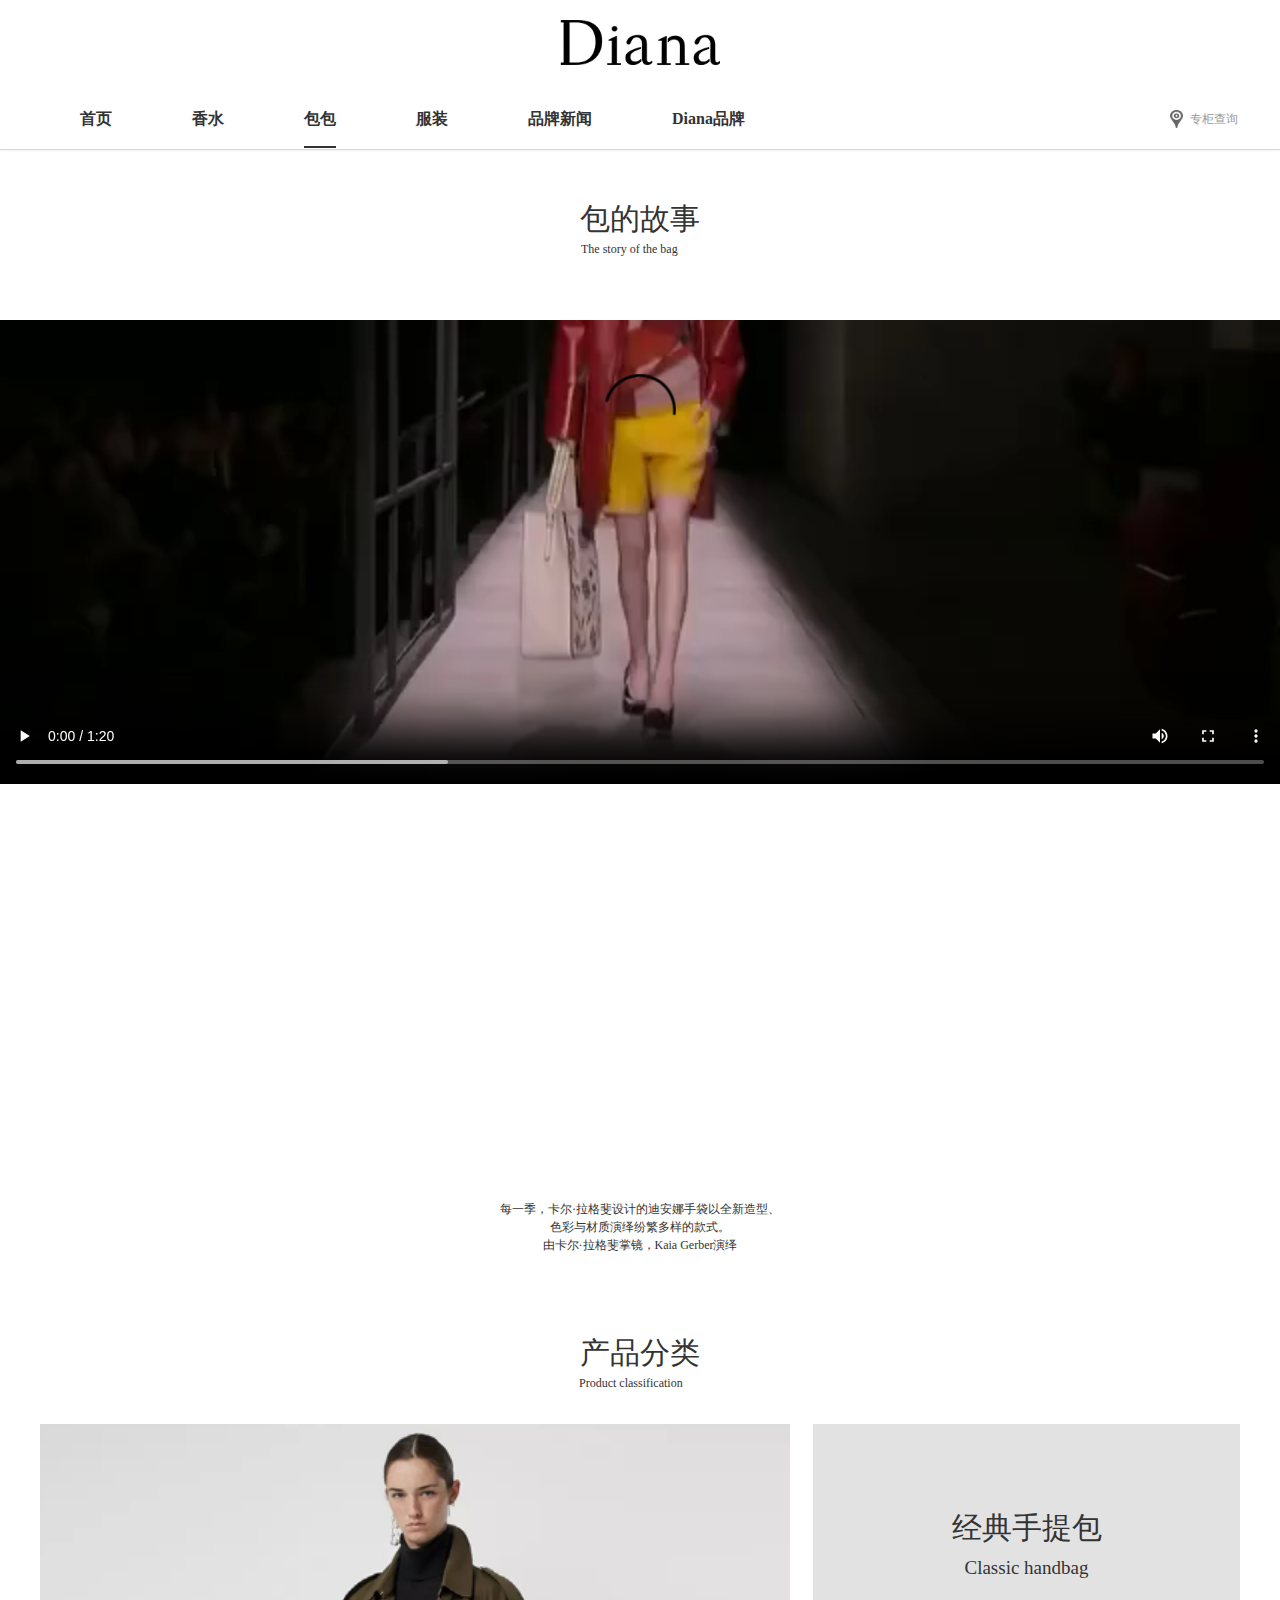
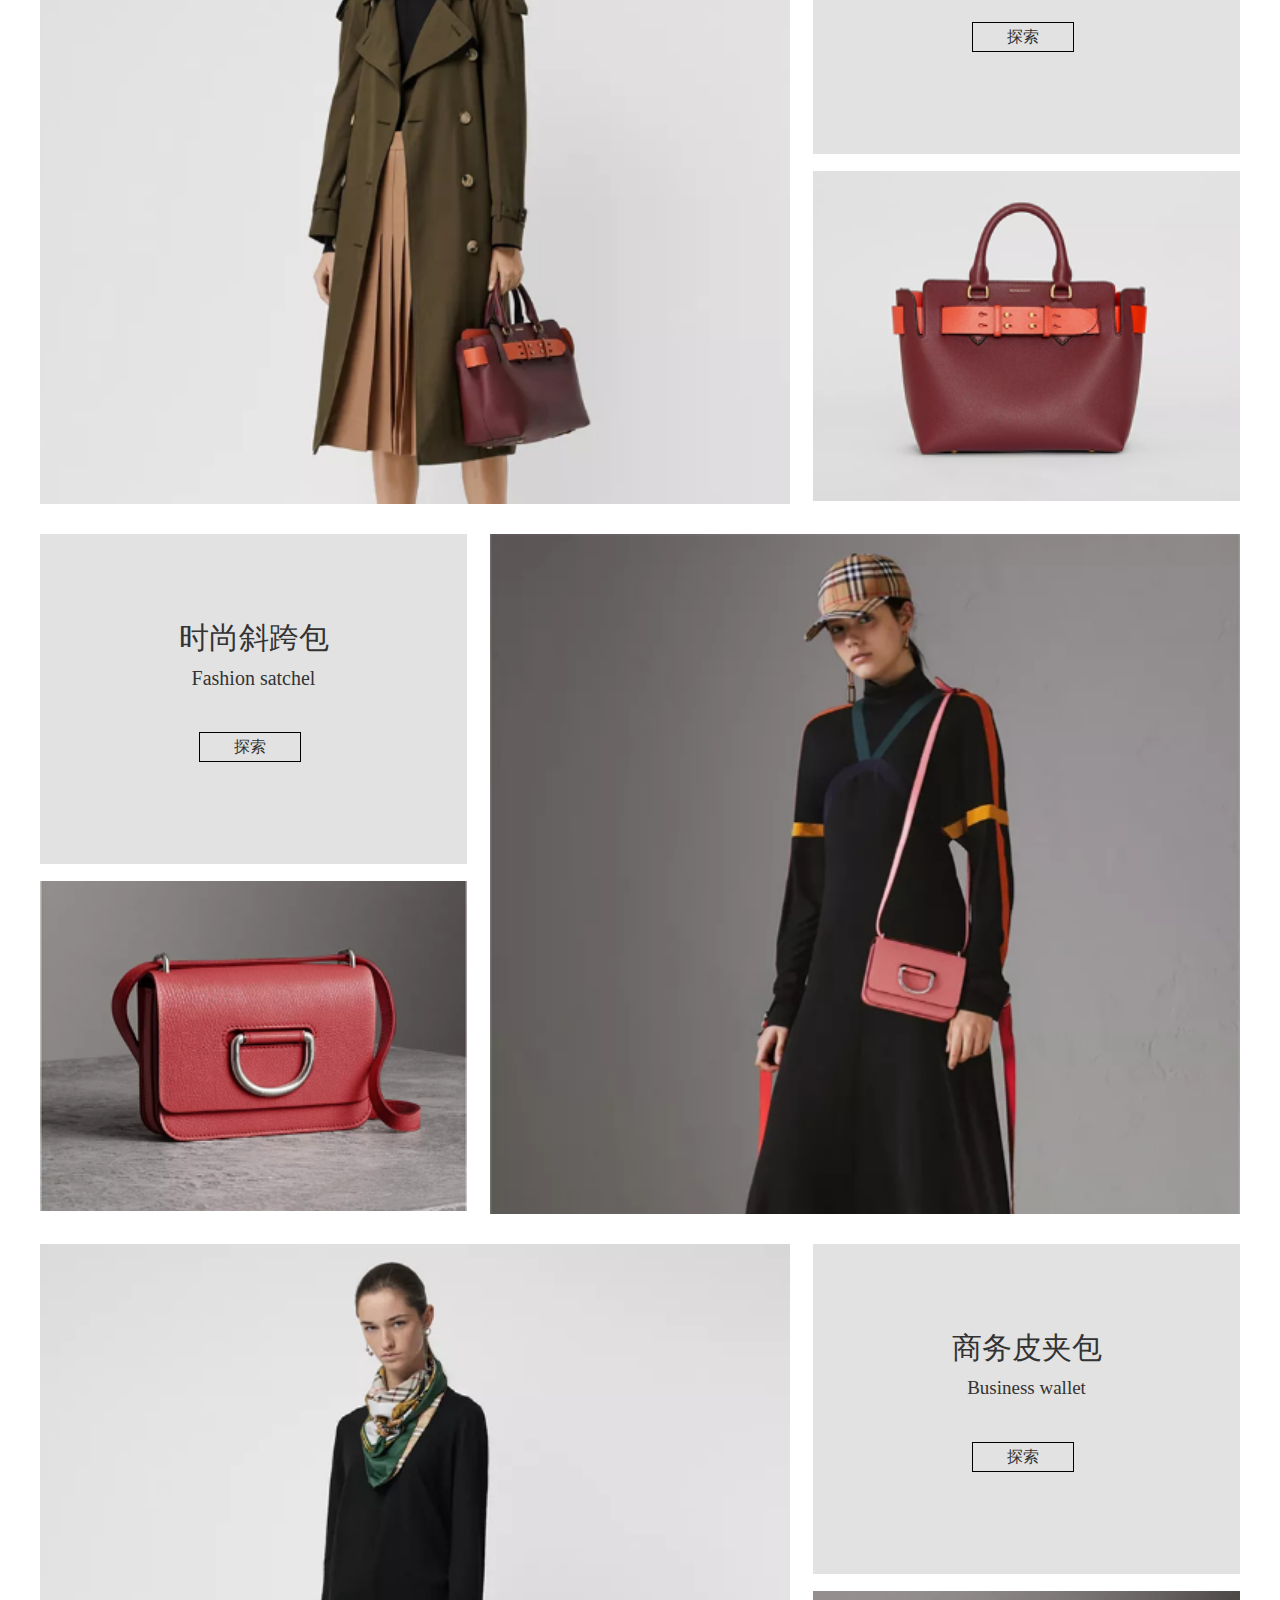
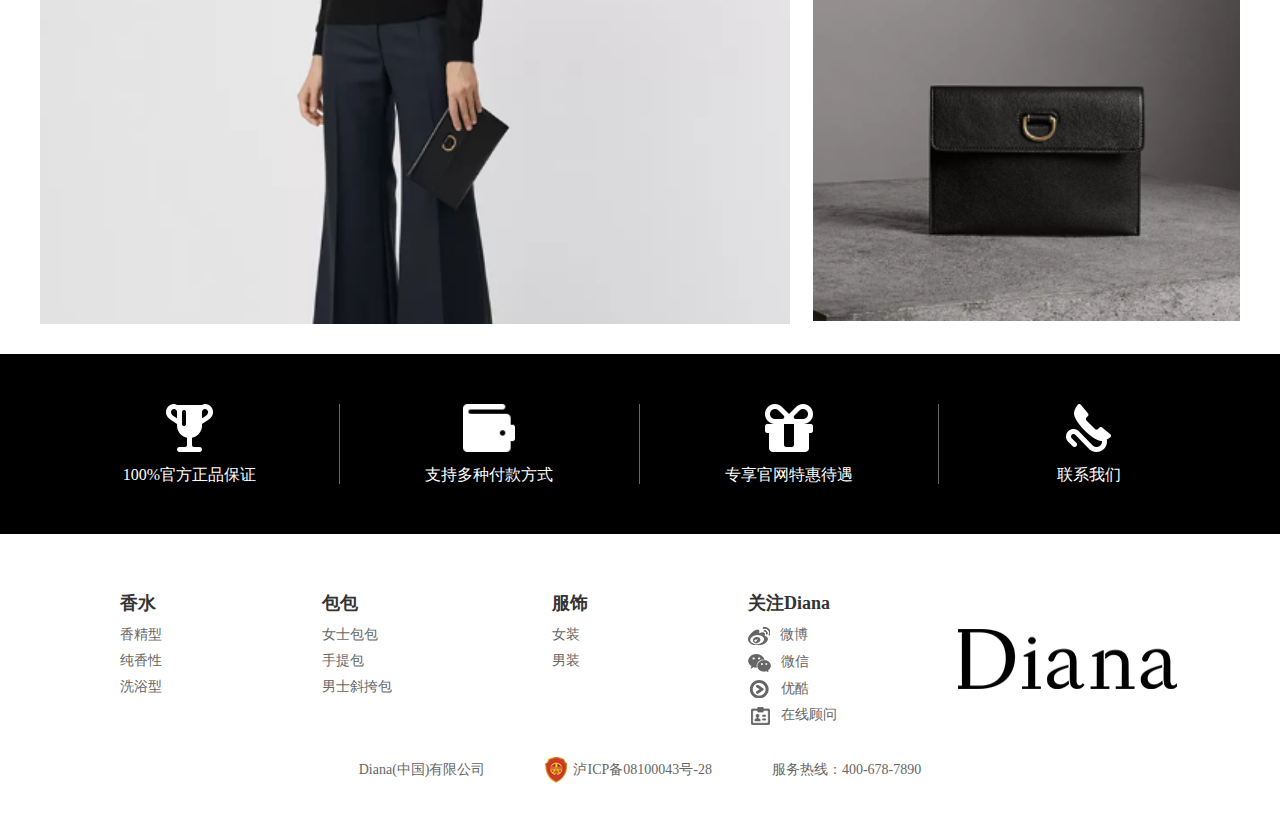
<file: package.html>
<!DOCTYPE html>
<html>
	<head>
		<meta charset="UTF-8">
		<title>Diana包包</title>
		<link rel="stylesheet" type="text/css" href="css/base.css"/>
		<link rel="stylesheet" type="text/css" href="css/style.css"/>
		<link rel="icon" href="img/logo.ico" type="img/x-ico" />
		<script src="js/jquery-1.12.4.js" type="text/javascript" charset="utf-8"></script>
		<script src="js/index.js" type="text/javascript" charset="utf-8"></script>
	</head>
	<body>
		<div class="nav-box">
			<div class="nav">
				<div class="logo">
					<a href="index.html"><img src="img/nav-footer/logo.png"/></a>
				</div>
				<div class="nav-list-box container">
					<ul id="nav-list">
						<li>
							<a href="index.html">首页</a>
						</li>
						<li>
							<a href="Perfume.html">香水</a>
						</li>
						<li class="line-bott">
							<a href="package.html">包包</a>
						</li>
						<li>
							<a href="clothes.html">服装</a>
						</li>
						<li>
							<a href="news.html">品牌新闻</a>
						</li>
						<li>
							<a href="about.html">Diana品牌</a>
						</li>
					</ul>
					<div class="query fr">
						<div class="query-ico"><a href="">专柜查询</a></div>
					</div>
				</div>
			</div>
			<div class="line"></div>
		</div>
		<div class="nav-fixed-box">
			<div class="nav-list-box container">
				<div class="fixed-logo"><a href="index.html"><img src="img/nav-footer/logo.png"/></a></div>
				<div id="nav-fixed"></div>
			</div>
			<div class="line"></div>
		</div>
		
		
		<div class="zi">
			<p class="bao">包的故事</p>
		</div>
		<div class="the">
			<p class="the1"> The story of the bag</p>
		</div>
		<div class="Exhibition-bao">
			<video width="100%" height="" controls>
				<source src="img/videolib.mp4" type="video/mp4"></source>
				<object width="" height="" type="application/x-shockwave-flash" data="myvideo.swf">
					<param name="movie" value="myvideo.swf" />
					<param name="flashvars" value="autostart=true&amp;file=myvideo.swf" />
				</object>
				当前浏览器不支持 video直接播放，点击这里下载视频： <a href="myvideo.webm">下载视频</a>
			</video>
			<!--<img src="img/bao.jpg" width="100%" style="display: block;"/>
			<div class="Mask">
				<div class="bott">
					<div class="triangle"></div>
				</div>
			</div>-->
		</div>
		<div class="banner-1">
			<p>每一季，卡尔·拉格斐设计的迪安娜手袋以全新造型、</p>
			<p>色彩与材质演绎纷繁多样的款式。</p>    
			<p>由卡尔·拉格斐掌镜，Kaia Gerber演绎</p>
		</div>
		
		<div class="cp">
			<p class="cp-1">产品分类</p>
		</div>
		<div class="cp-2">
			<p class="cp-3">Product classification</p>
		</div>
		<div class="nr">
			<div class="nr-1">
				<img src="img/97638da55a69ff73440b8c84b45ca5aade18dfac.webp.png" />
			</div>
			<div class="nr-2">
				<div class="nr-0">
					<p class="nr-4">经典手提包</p>
					<p class="nr-5">Classic handbag</p>
					<a href=""><div class="btn btn2">探索</div></a>
				</div>
				
			</div>
			<div class="nr-3">
				<img src="img/fcb2eac368b04327de5632c0446af3970ad4bb7d.webp.png" />
			</div>
		</div>
		
		
		
		
		
		<div class="zuo">
			<div class="zuo-1">
				<img src="img/8613ba3383c7f5d2dab7ac734f48ba2b831fd42c.webp.png" />
			</div>
			<div class="zuo-2">
				<div class="zuo-0">
					<p class="zuo-4">时尚斜跨包</p>
					<p class="zuo-5">Fashion satchel</p>
					<a href=""><div class="btn btn2">探索</div></a>
				</div>
				
			</div>
			<div class="zuo-3">
				<img src="img/c4a574f64ad29ebd6e18948b83fbf1dd7173c314.webp.png" />
			</div>
		</div>
		<div class="nr">
			<div class="nr-1">
				<img src="img/886fd0e7aa05873e74f373715c216278d451ad58.webp.png" />
			</div>
			<div class="nr-2">
				<div class="nr-0">
					<p class="nr-4">商务皮夹包</p>
					<p class="nr-5">Business  wallet</p>
					<a href=""><div class="btn btn2">探索</div></a>
				</div>
				
			</div>
			<div class="nr-3">
				<img src="img/0ab0881ea00085c70e9687ed78c78f3f83110b2d.webp.png" />
			</div>
		</div>
		<div class="footer-box">
			<div class="footer-top-color">
				<div class="footer container">
					<div class="footer-top clearfix">
						<ul>
								<li>
									<a href="">
										<img src="img/nav-footer/footer-zhengpin.png"/>
										<p>100%官方正品保证</p>
									</a>
								</li>
								<li>
									<a href="">
										<img src="img/nav-footer/footer-fukuan.png"height="48"/>
										<p>支持多种付款方式</p>
									</a>
								</li>
								<li>
									<a href="">
										<img src="img/nav-footer/footer-tehui.png"/>
										<p>专享官网特惠待遇</p>
									</a>
								</li>
								<li>
									<a href="">
										<img src="img/nav-footer/footer-dianhua.png"/>
										<p>联系我们</p>
									</a>
								</li>
							</ul>
					</div>
				</div>
			</div>
			<div class="footer-bott clearfix container">
				<div class="top_box"><a href=""><div class="top"><img src="img/nav-footer/fanhui2.png"/></div></a></div>
				<dl>
					<dt>香水</dt>
					<dd><a href="">香精型</a></dd>
					<dd><a href="">纯香性</a></dd>
					<dd><a href="">洗浴型</a></dd>
				</dl>
				<dl>
					<dt>包包</dt>
					<dd><a href="">女士包包</a></dd>
					<dd><a href="">手提包</a></dd>
					<dd><a href="">男士斜挎包</a></dd>
				</dl>
				<dl>
					<dt>服饰</dt>
					<dd><a href="">女装</a></dd>
					<dd><a href="">男装</a></dd>
				</dl>
				<dl>
					<dt>关注Diana</dt>
					<dd><a href=""><img src="img/nav-footer/weibo.png"/>微博</a></dd>
						<dd><a href=""><img src="img/nav-footer/weixin.png"/>微信</a></dd>
						<dd><a href=""><img src="img/nav-footer/youku.png"/>优酷</a></dd>
						<dd><a href=""><img src="img/nav-footer/zaixian.png"/>在线顾问</a></dd>
				</dl>
				<div class="footer-logo"><a href="index.html"><img src="img/nav-footer/logo.png"/></a></div>
			</div>
			<div class="copyright">
				<span><a href="">Diana(中国)有限公司</a></span><span><a href=""><img src="img/nav-footer/beian.png"/>泸ICP备08100043号-28</a></span><span><a href="">服务热线：400-678-7890</a></span>
			</div>
		</div>
		
	</body>
</html>
</file>
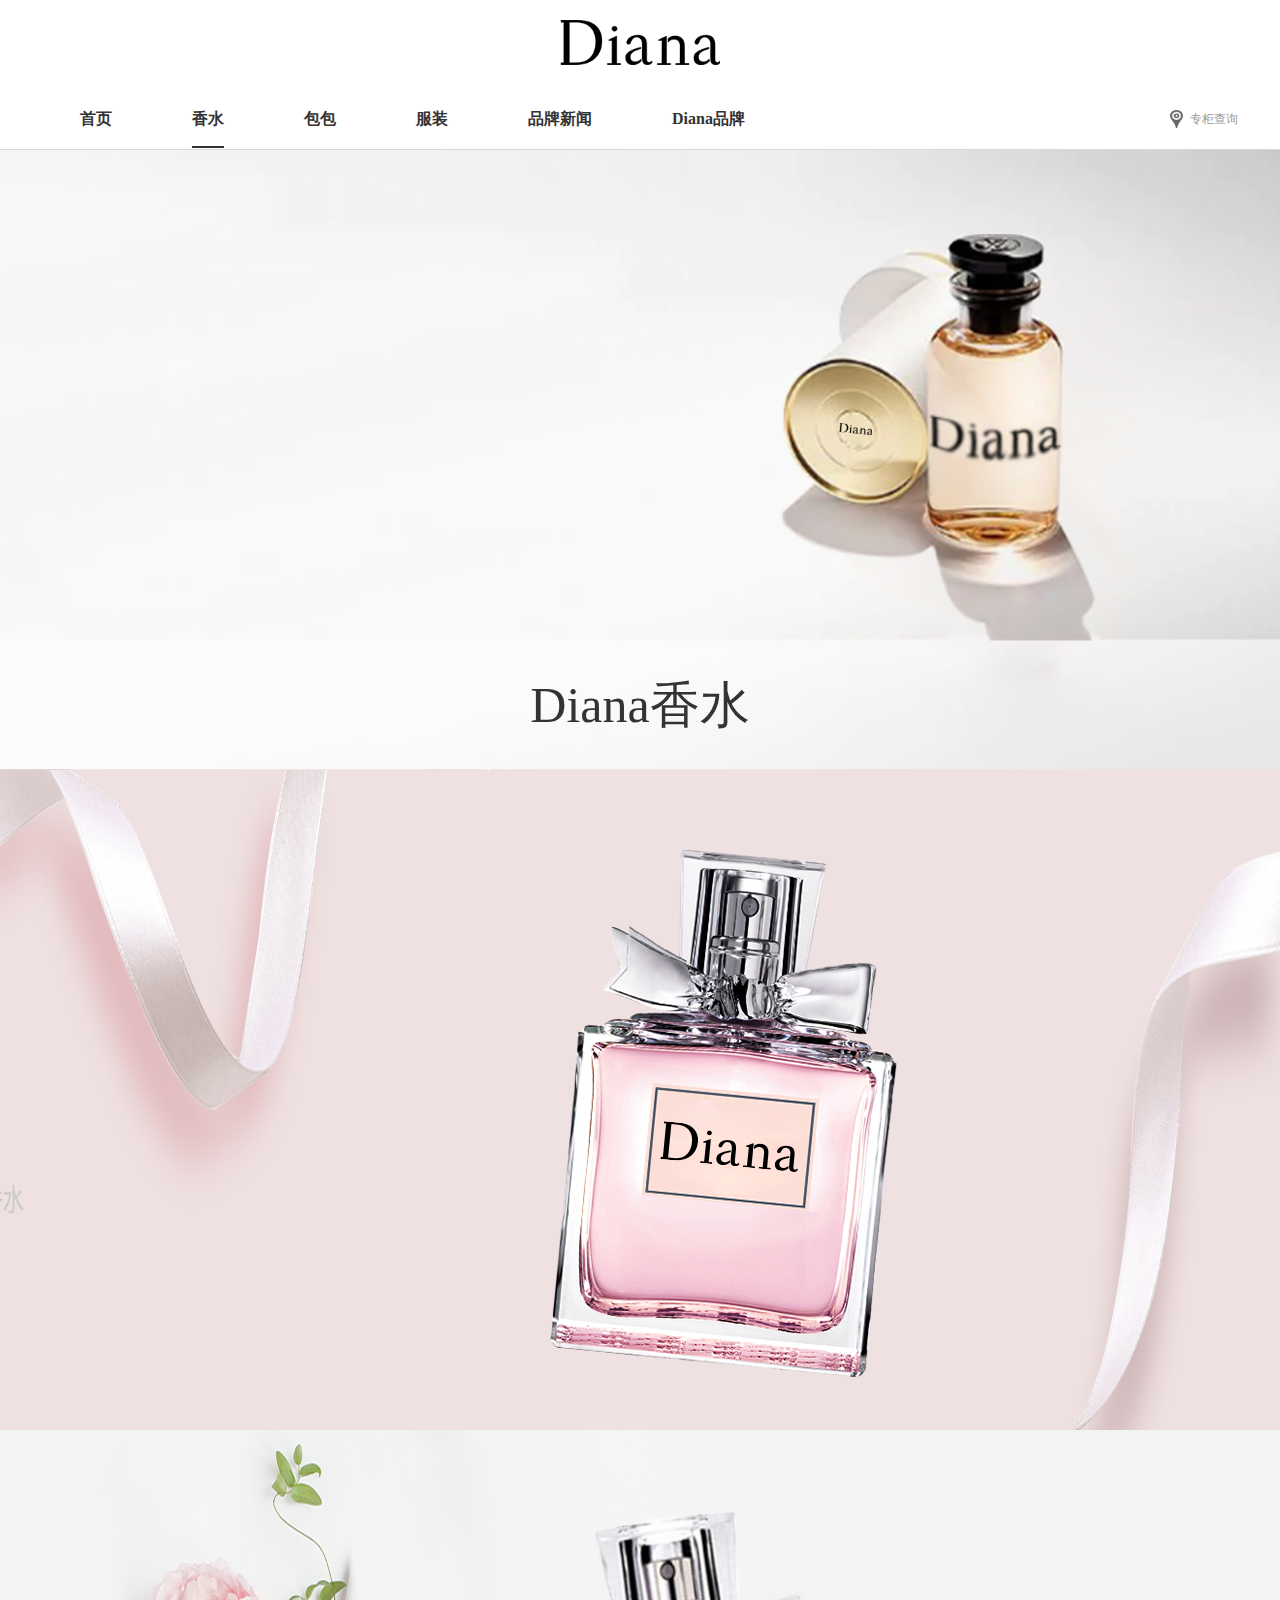
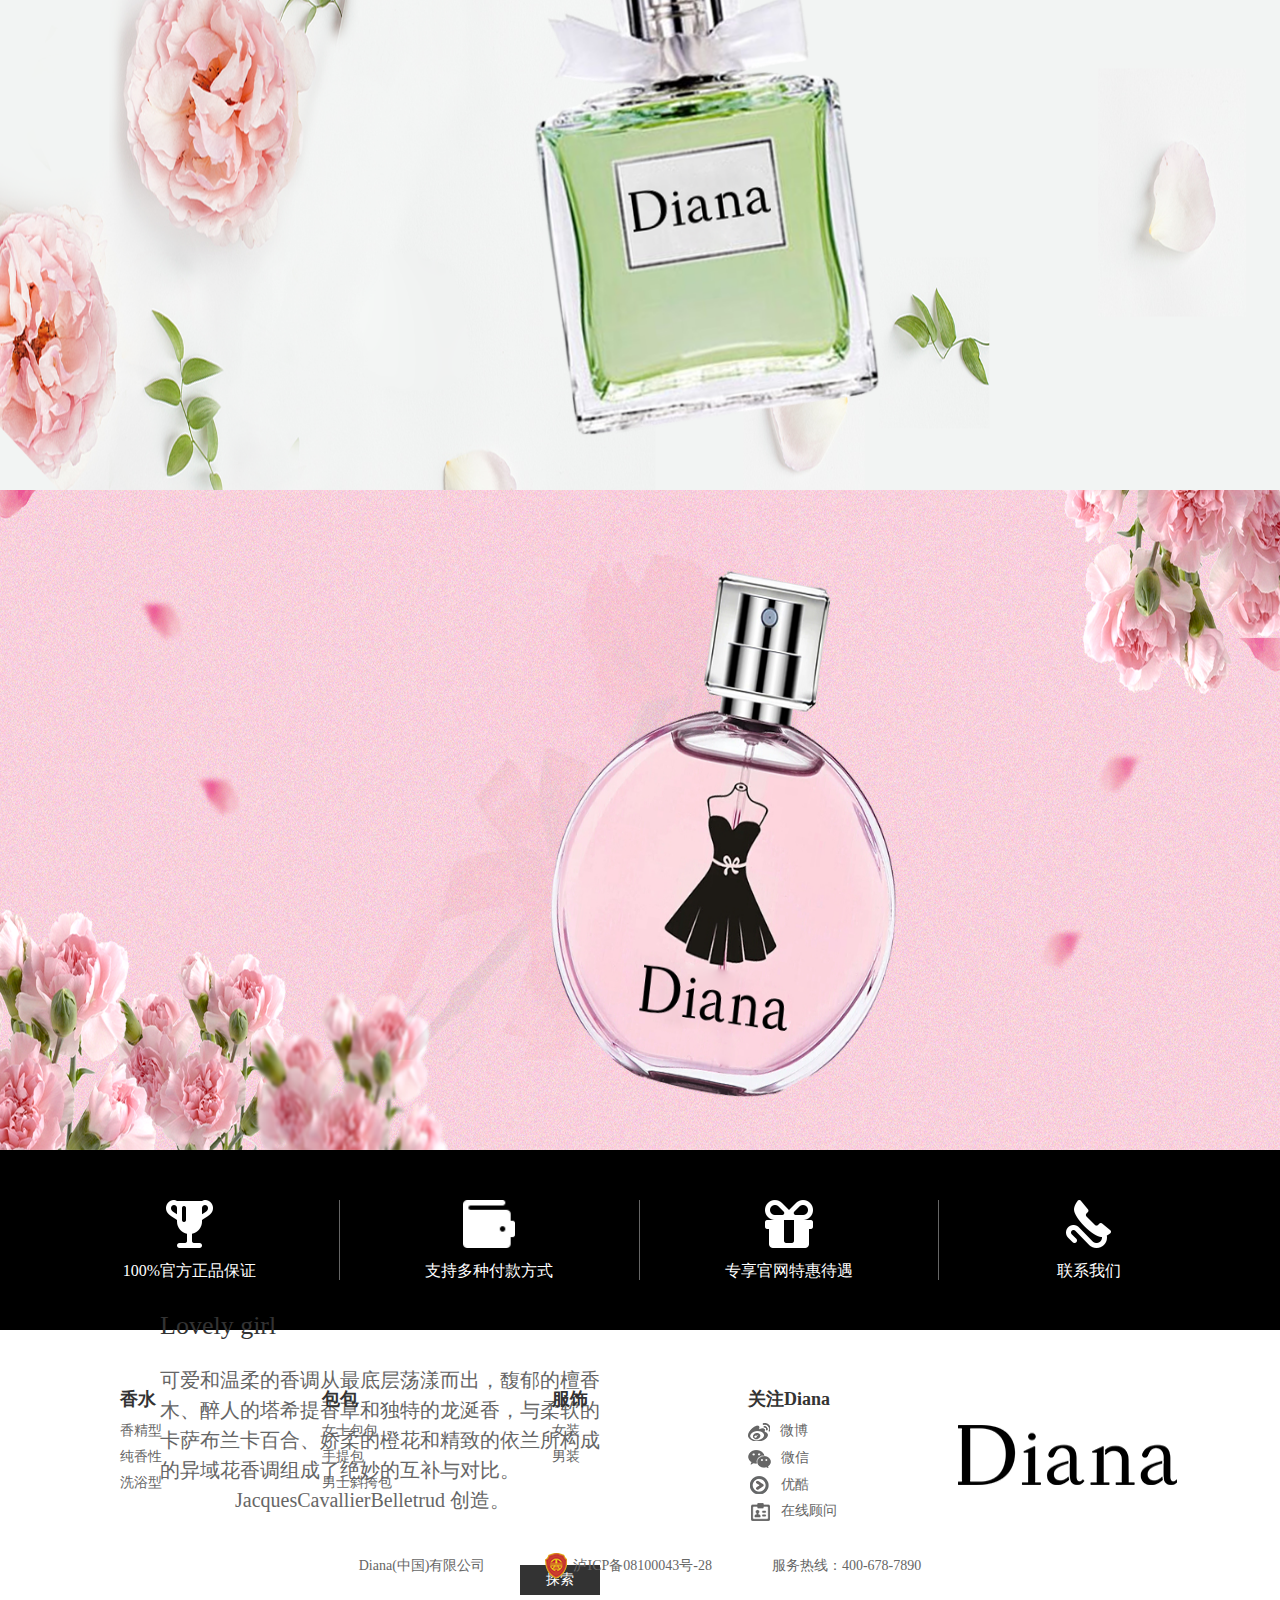
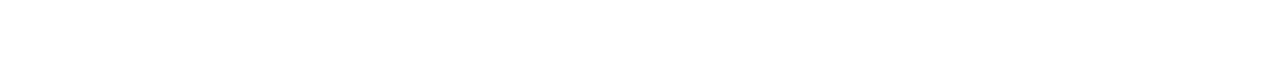
<file: Perfume.html>
<!DOCTYPE html>
<html>
	<head>
		<meta charset="UTF-8">
		<title>Diana香水</title>
		<link rel="stylesheet" type="text/css" href="css/base.css"/>
		<link rel="stylesheet" type="text/css" href="css/Perfume.css"/>
		<link rel="icon" href="img/logo.ico" type="img/x-ico" />
		<script src="js/jquery-1.12.4.js" type="text/javascript" charset="utf-8"></script>
		<script src="js/index.js" type="text/javascript" charset="utf-8"></script>
	</head>
	<body>
		<div class="nav-box">
			<div class="nav">
				<div class="logo">
					<a href="index.html"><img src="img/nav-footer/logo.png"/></a>
				</div>
				<div class="nav-list-box container">
					<ul id="nav-list">
						<li>
							<a href="index.html">首页</a>
						</li>
						<li class="line-bott">
							<a href="Perfume.html">香水</a>
						</li>
						<li>
							<a href="package.html">包包</a>
						</li>
						<li>
							<a href="clothes.html">服装</a>
						</li>
						<li>
							<a href="news.html">品牌新闻</a>
						</li>
						<li>
							<a href="about.html">Diana品牌</a>
						</li>
					</ul>
					<div class="query fr">
						<div class="query-ico"><a href="">专柜查询</a></div>
					</div>
				</div>
			</div>
			<div class="line"></div>
		</div>
		<div class="nav-fixed-box">
			<div class="nav-list-box container">
				<div class="fixed-logo"><a href="index.html"><img src="img/nav-footer/logo.png"/></a></div>
				<div id="nav-fixed"></div>
			</div>
			<div class="line"></div>
		</div>
		
		
		
		<div style="height: 2600px;">
			<!--
            	banner部分
            	
            -->
            <div class="banner">
            	<p>Diana香水</p>
            </div>
            <!--
            	body部分
            	
            -->
            <div class="body">
            	<div class="body-1">
            		<div class="Cp">
            			<img src="img/nav-footer/Cp1.png" width="347" height="527" />
            		</div>
            		<div class="txt">
            			<p class="text1">玫瑰珍爱</p>
            			<p class="text2">幽秘、缥缈而不可言说，旅行的意义并不在于抵临<br />
            				终点的瞬间释放，而在于起伏摇曳的心路历程。它<br />
            				如同连绵不绝的甘霖，滋润肉体与灵魂。如今，旅<br />
            				途之中的点滴心绪结合精湛工艺玫瑰珍爱香水优雅<br />
            				现身。<br />
            			
                  			&nbsp;&nbsp;&nbsp;&nbsp;&nbsp;&nbsp;&nbsp;&nbsp;&nbsp;&nbsp;&nbsp;&nbsp;&nbsp;&nbsp;&nbsp;JacquesCavallierBelletrud 创造。</p>
            		<button class="but">探索</button>
            		</div>
            	</div>
            	<div class="body-2">
            		<div class="Cp2">
            			<img src="img/nav-footer/Cp2.png" width="347" height="527" />
            		</div>
            		<div class="txt2">
            			<p class="text3">浪漫邂逅</p>
            			<p class="text4">独特个性的全新演绎，东加豆与香草香精复合而<br />
            				成的琥珀香调，烘托出广藿香的深邃底蕴。款饱<br />
            				满、深邃、魅惑的香氛。<br />
            			
                  			&nbsp;&nbsp;&nbsp;&nbsp;&nbsp;&nbsp;&nbsp;&nbsp;&nbsp;&nbsp;&nbsp;&nbsp;&nbsp;&nbsp;&nbsp;JacquesCavallierBelletrud 创造。</p>
            		<button class="but">探索</button>
            		</div>
            	</div>
            	<div class="body-3">
            		<div class="Cp">
            			<img src="img/nav-footer/Cp3.png" width="347" height="527" />
            		</div>
            		<div class="txt">
            			<p class="text1">Lovely girl</p>
            			<p class="text2">可爱和温柔的香调从最底层荡漾而出，馥郁的檀香<br />
            				木、醉人的塔希提香草和独特的龙涎香，与柔软的<br />
            				卡萨布兰卡百合、娇柔的橙花和精致的依兰所构成<br />
            				的异域花香调组成了绝妙的互补与对比。

            			
                  			&nbsp;&nbsp;&nbsp;&nbsp;&nbsp;&nbsp;&nbsp;&nbsp;&nbsp;&nbsp;&nbsp;&nbsp;&nbsp;&nbsp;&nbsp;JacquesCavallierBelletrud 创造。</p>
            		<button class="but">探索</button>
            		</div>
            	</div>
            </div>
		</div>
		
		
		
		<div class="footer-box">
				<div class="footer-top-color">
					<div class="footer container">
						<div class="footer-top clearfix">
							<ul>
								<li>
									<a href="">
										<img src="img/nav-footer/footer-zhengpin.png"/>
										<p>100%官方正品保证</p>
									</a>
								</li>
								<li>
									<a href="">
										<img src="img/nav-footer/footer-fukuan.png"height="48"/>
										<p>支持多种付款方式</p>
									</a>
								</li>
								<li>
									<a href="">
										<img src="img/nav-footer/footer-tehui.png"/>
										<p>专享官网特惠待遇</p>
									</a>
								</li>
								<li>
									<a href="">
										<img src="img/nav-footer/footer-dianhua.png"/>
										<p>联系我们</p>
									</a>
								</li>
							</ul>
						</div>
					</div>
				</div>
				<div class="footer-bott clearfix container">
					<div class="top_box"><a href=""><div class="top"><img src="img/nav-footer/fanhui2.png"/></div></a></div>
					<dl>
						<dt>香水</dt>
						<dd><a href="">香精型</a></dd>
						<dd><a href="">纯香性</a></dd>
						<dd><a href="">洗浴型</a></dd>
					</dl>
					<dl>
						<dt>包包</dt>
						<dd><a href="">女士包包</a></dd>
						<dd><a href="">手提包</a></dd>
						<dd><a href="">男士斜挎包</a></dd>
					</dl>
					<dl>
						<dt>服饰</dt>
						<dd><a href="">女装</a></dd>
						<dd><a href="">男装</a></dd>
					</dl>
					<dl>
						<dt>关注Diana</dt>
						<dd><a href=""><img src="img/nav-footer/weibo.png"/>微博</a></dd>
						<dd><a href=""><img src="img/nav-footer/weixin.png"/>微信</a></dd>
						<dd><a href=""><img src="img/nav-footer/youku.png"/>优酷</a></dd>
						<dd><a href=""><img src="img/nav-footer/zaixian.png"/>在线顾问</a></dd>
					</dl>
					<div class="footer-logo"><a href="index.html"><img src="img/nav-footer/logo.png"/></a></div>
				</div>
				<div class="copyright">
					<span><a href="">Diana(中国)有限公司</a></span><span><a href=""><img src="img/nav-footer/beian.png"/>泸ICP备08100043号-28</a></span><span><a href="">服务热线：400-678-7890</a></span>
				</div>
			</div>
	</body>
</html>
</file>
<file: css/base.css>
@charset "utf-8";
html {
	background: #fff;
	overflow: auto;
}

body {
	font: 12px/18px "Microsoft Yahei";
	font-weight: lighter;
	color: #333;
}
a {
	color: #666;
	text-decoration: none;
	cursor: pointer;
	outline: 0 none;
}

a:hover {
	text-decoration: none;
	color: #333 !important;
}



a:focus {
	-moz-outline-style: none;
	border: 0px;
	blr: expression(this.onFocus=this.blur());
}

body,
div,
dl,
dt,
dd,
ul,
ol,
li,
h1,
h2,
h3,
h4,
h5,
h6,
pre,
code,
form,
fieldset,
legend,
input,
p,
blockquote,
th,
td {
	margin: 0;
	padding: 0;
}

header,
footer,
article,
aside,
section,
nav,
menu,
hgroup,
details,
dialog,
figure,
figcaption {
	display: block
}

ol,
li,
ul,
dl,
dt,
dd {
	list-style: none;
}

fieldset,
img {
	border: 0
}

button,
submit,
input,
select {
	vertical-align: middle;
}

button,
submit {
	cursor: pointer;
}

h1,
h2,
h3,
h4,
h5,
h6 {
	font-size: inherit;
	font-weight: lighter;
}

table {
	border-collapse: collapse;
	border-spacing: 0;
}

sup {
	vertical-align: text-top;
}

sub {
	vertical-align: text-bottom;
}

select,
button {
	font-family: inherit;
	font-size: inherit;
	font-weight: inherit;
	outline-style: none;
	outline-width: 0pt;
	padding: 0;
	margin: 0;
}

b,
em,
i {
	display: inline-block;
	font-weight: normal;
	font-style: normal;
}

.clearfix:after {
	content: ".";
	display: block;
	height: 0;
	clear: both;
	visibility: hidden;
}

.clearfix {
	zoom: 1;
}

.container {
	width: 1200px;
	position: relative;
	margin: 0 auto;
}

.fl {
	float: left;
}

.fr {
	float: right;
}














/*导航-底部*/
.logo{
	text-align: center;
	padding: 20px 0;
}
.logo img{
	width: 160px;
	height: 45px;
}
.hr{
	width: 1200px;
}

.nav-list-box{
	overflow: hidden;
}
#nav-list ul{
	display: inline;
}
#nav-list li{
	float: left;
	padding: 20px 40px;
}
#nav-list li a{
	color: #333;
	font-size: 16px;
	font-weight: bold;
	padding: 19px 0;
	transition: all .3s;
}
#nav-list li a:hover{
	border-bottom:2px solid #333;
}




.nav-fixed-box{
	position: fixed;
	top: 0;
	z-index: 9999;
	width: 100%;
	background: rgba(255,255,255,1);	
}
.nav-fixed-box #nav-list{
	float: right;
}
#nav-list{
	margin-right: -40px;
}
.fixed-logo{
	display: initial;
	float: left;
}
.fixed-logo img{
	padding-top: 15px;
	width: 120px;
	height: 30px;
}




.line{
	border-top: 1px solid #d9d9d9;
	box-shadow: 0 1px 2px #ededed;
}
.query{
	padding:15px 0;
}
.query-ico{
	cursor: pointer;
	width: 50px;
	background: url(../img/nav-footer/yanzheng-moren.png) no-repeat;
	background-position-y: 5px;
	background-size: 13px 18px;
	padding:5px 0px 5px 20px;
}
.query-ico a{
	color: #999;
	font-weight: 500;
}
/*footer*/
.footer-top-color{
	background: #000;
}

.footer-top li p{
	padding-top: 10px;
	color: #fff;
	transition: all .3s;
}
.footer-top li{
	width: 24.9%;
	text-align: center;
	float: left;
	border-right: 1px solid #666;
}
.footer-top li:first-of-type{
	padding-left: 0;
}
.footer-top li:last-of-type{
	padding-right: 0;
	border: 0;
}
.footer-top img{
	display:inline-block;
}
.footer-top{
	padding: 50px 0;
	font-size: 16px;
}

.footer-bott{
	padding-top: 60px;
	/*position: relative;*/
}
.footer-bott .top_box{
	position: fixed;
	right: 3%;
	bottom: 30px;
	width: 60px;
	height: 60px;
	/*border: 1px solid #333;*/
	text-align: center;
	background: #000;
	transition: all .3s; 
}

.topAdd{
	background: #fff !important;
	border: 1px solid #000 !important;
}

.footer-bott .top img{
	padding:20px 0 0 0;
	width: 40px;
}
.footer-bott dl{
	float: left;
	padding: 0 80px;
}
.footer-bott dt{
	font-size: 18px;
	font-weight: bold;
	color: #333;
	padding-bottom: 10px;
}
.footer-bott dd{
	padding: 4px 0;
	font-size: 14px;
	color: #666;
	font-weight: 500;
}
.footer-bott img{
	vertical-align: middle;
	padding-right: 10px;
}
.footer-top li:hover p{
	color: #999;
}
.footer-logo{
	display: initial;
	padding-left: 40px;
}
.footer-logo img{
	width: 220px;
	height: 60px;
	padding-top: 35px;
}
.copyright{
	text-align: center;
	padding: 30px 0;
	font-size: 14px;
}
.copyright span{
	padding: 0 30px;
}
.copyright span img{
	vertical-align: middle;	
	margin-top: -2px;
	padding-right: 5px;
}
</file>
<file: css/style.css>
/*首页*/
.banner-box{
	width: 100%;
	height: 600px;
	margin: 20px 0;
	overflow: hidden;
	
}
.banner-fixed{
	position: fixed;
	top: 171px;
	left: 0;
	right: 0;
	height: 600px;	
	z-index: 0;
}
.banner{
	position: relative;
	height: 600px;
}
.banner .list{
	display: inline-block;
	position: absolute;
	bottom: 20px;
	left: 50%;
	margin-left: -50px;
	z-index: 5;
}
.banner .list li{
	width: 30px;
	height: 8px;
	background: #f9f9f9;
	float: left;
	margin-right: 10px;
	cursor: pointer;
}

.banner-list{
	position: relative;
}
.banner-list .banner-img{
	position: absolute;
	top: 0;
	left: 0;
	opacity: 0;
	transition: .5s;
}
.opct{
	opacity: 1 !important;
}

.banner-list .banner-img img{
	width: 100%;
	height: 600px;
}
.content .left,.right{
	width: 50%;
	float: left;
}
.content img,.banner img{
	width: 100%;
	display: block;
}
.content{
	text-align: center;
}
.content .txt h1{
	margin-top:7%;
	font-size: 36px;
	color: #333;
	padding: 40px 0;
}
.content .txt p{
	font-size: 20px;
	color: #999;
	padding: 5px;
}
 .btn{
	width: 100px;
	display: inline-block;
	border: 1px solid #000;
	font-size: 16px;
	color: #333;
	text-align: center;
	padding: 5px 0;
	margin: 40px 0;
	transition: all .3s;
}
 .btn:hover{
	background: #333;
	color: #fff;
}

.introduce{
	margin: 20px 0;
}
.about .left img,.details img{
	display: block;
	height: 510px;
	width: 100%;
}
.about .left,.details{
	position: relative;
	width: 50%;
}
.about .Mask{
	position: absolute;
	top: 0;
	right: 0;
	left: 0;
	height: 510px;
	background: rgba(0,0,0,.4);
	color: #FFFFFF;
	text-align: center;
}

.about .Mask h1{
	font-size: 36px;
	padding: 30px 0;
	margin-top:15% ;
}
.about .Mask p{
	font-size: 16px;
	padding: 2px 0;
}
.about .bott1{
	background: #fff;
	width: 100px;
	color: #333333;
	font-size: 16px;
	padding: 5px;
	display: inline-block; 
	margin: 40px 0;
}

.details .Mask{
	background: rgba(0,0,0,0);
	text-align: left;
	color: #333;
}
.details .Mask h1,.details .Mask p,.details .Mask a{
	padding-left: 150px;
}








/*关于我们*/
.con .title{
	font-size: 30px;
	font-weight: bold;
	padding: 60px 0;
	text-align: center;
}
.one,.two,.Three{
	position: relative;
	cursor: pointer;
}
 .con img{
	display: block;
}
 .con .Mask{
	position: absolute;
	top: 0;
	right: 0;
	background: rgba(0,0,0,.5);
	width: 600px;
	height: 100%;
	text-align: center;
}
 .con .Mask img{
	display: inline-block;
	padding-bottom: 20px;
	margin-top: 70%;
}
 .con .Mask .txt p {
	padding: 8px 0;
	color: #fff;
	font-size: 16px;
}
.two{
	margin: 20px 0;
}
.two .Mask,.Three .Mask{
	width: 100%;
}
.two .Mask img{
	margin-top: 20%;
}
.Three{
	margin-bottom: 20px;
}
.bott{
	width: 100px;
	height: 100px;
	border-radius: 50%;
	border: 3px solid #fff;
	position: absolute;
	top: 50%;
	left: 50%;
	margin-top:-53px;
	margin-left: -53px;
	transition: all .5s;
}
.triangle{
	width:0;
    height:0;
    border-width:25px 0 25px 34px;
    border-style:solid;
    border-color:transparent transparent transparent #fff;/*透明 透明 透明 灰*/
    margin-left: 40px;
    margin-top: 25px;
    transition: all .3s;
}

 .bott:hover{
	background: #fff;
}
.bott:hover .triangle{
	border-color:transparent transparent transparent #333;
}





/*包*/

			.zi{
				border: 0px solid red;
				width: 1200px;
				height: 30px;
				margin: auto;
				margin-top: 60px;
			}
			.zi .bao{
				border-bottom: 0px solid #333333;
				width: 120px;
				height: 25px;
				font-size:30px;
				text-align: center;
				margin: auto;
				color: #333333;
				padding-bottom:2.5px ;
			}
			.the{
				border: 0px solid red;
				width: 1200px;
				height: 20px;
				margin: auto;
			}
			.the1{
				border: 0px solid red;
				width: 118px;
				margin: auto;
				font-size: 12px;
				font-family: "微软雅黑";
				font-weight: 380;
			}
			.Exhibition-bao{
				position: relative;
				width: 100%;
				margin-top: 60px;
				height: 850px;
				overflow: hidden;
			}
			.Exhibition-bao video{
				margin-top: -260px;
			}
		.Exhibition-bao .Mask{
			position: absolute;
			top: 0;
			right: 0;
			background: rgba(0,0,0,.5);
			width:100%;
			height: 100%;
			text-align: center;
		}	
			
		.btn2{
			margin-left:20px;
		}	
			.banner-1{
				border: 0px solid red ;
				width: 280px;
				margin: auto;
				padding: 30px;
			}
			.banner-1 p{
				text-align:center;
			}
			.cp{
				border: 0px solid red;
				width: 1200px;
				height: 30px;
				margin: auto;
				margin-top: 60px;
			}
			.cp .cp-1{
				border-bottom: 0px solid #333333;
				width: 120px;
				height: 25px;
				font-size:30px;
				text-align: center;
				margin: auto;
				color: #333333;
				padding-bottom:2.5px ;
			}
			.cp-2{
				border: 0px solid red;
				width: 1200px;
				height: 20px;
				margin: auto;
			}
			.cp-3{
				border: 0px solid red;
				width: 122px;
				margin: auto;
				font-size: 12px;
				font-family: "微软雅黑";
				font-weight: 380;
			}
			.nr{
				border: :;px solid red;
				width: 1200px;
				height: 680px;
				margin: auto;
				margin-top: 30px;
			}
			.nr-1{
				border: 0px solid red;
				width: 750px;
				height: 680px;
				float: left;
			}
			.nr-1 img{
				width: 750px;
				height: 680px;
				
			}
			.nr-2{
				border: 0px solid red;
				width: 427px;
				height: 330px;
				float: right;
				background: #E2E2E2;
			}
			.nr-3{
				border: 0px solid red;
				width: 427px;
				height: 330px;
				float: right;
				margin-top: 17px;
			}
			.nr-3 img{
				width: 427px;
				height: 330px;
			}
			.nr-4{
				border-bottom: 0px solid red;
				height: 35px;
				width: 150px;
				font-size: 30px;
			}
			.nr-5{
				font-size: 19px;
				text-align: center;
				margin: 5px;
			}
			.nr-0{
				border: 0px solid red;
				width: 150px;
				height: 75px;
				margin: auto;
				margin-top: 95px;
			}
			
			
			.zuo{
				border: 0px solid red;
				width: 1200px;
				height: 680px;
				margin: auto;
				margin-top: 30px;
			}
			.zuo-1{
				border: 0px solid red;
				width: 750px;
				height: 680px;
				float: right;
			}
			.zuo-1 img{
				width: 750px;
				height: 680px;
				
			}
			.zuo-2{
				border: 0px solid red;
				width: 427px;
				height: 330px;
				float: left;
				background: #E2E2E2;
			}
			.zuo-3{
				border: 0px solid red;
				width: 427px;
				height: 330px;
				float: left;
				margin-top: 17px;
			}
			.zuo-3 img{
				width: 427px;
				height: 330px;
			}
			.zuo-4{
				border-bottom: 0px solid red;
				height: 35px;
				width: 150px;
				font-size: 30px;
			}
			.zuo-5{
				font-size: 20px;
				text-align: center;
				margin: 5px;
			}
			.zuo-0{
				border: 0px solid red;
				width: 150px;
				height: 75px;
				margin: auto;
				margin-top: 95px;
			}
			.footer-box{
				margin-top: 30px;
			}


/*衣服*/
.body{
	overflow: hidden;
}
.body_new{
	width: 1200px;
	overflow: hidden;
	margin-top: 60px;
	margin: 0 auto;
	margin-bottom: 60px;
	height: 830px;
}
.new_img{
	float: left;
}

.new_img:first-child{
	margin-right: 40px;
}
.tit{
	font-size: 36px;
	text-align: center;
	padding: 60px 0 60px 0;
	
}
.new_img a{
	font-size: 24px;
	margin-top: 30px;
	float: left;
	color: #666666;
	float: left;
}
.new_img span{
	font-size: 16px;
	color: #666666;
	float: right;
	margin-top: 30px;
}


.new_newt{
	overflow: hidden;
	background: #d8d6d6;
	margin-bottom: 60px;
}
.new_newt h1{
	color: #333333;
	font-size: 36px;
	padding: 30px 0 30px 0 ;
}
#tit{
	width: 1200px;
	margin: 0 auto;
}
.new_newt ul{
	/*margin-left: 94px;*/
	overflow: hidden;
	padding-bottom: 60px;
	display: flex;
}
.new_newt li{
	display: inline;
	float: left;
	padding-right: 20px;
	width: 25%;
	flex: 1;
}
.new_newt li img{
	width: 100%;
}
.new_newt li:last-child{
	padding:0;
}

.diana{
	overflow: hidden;
	margin-bottom: 60px;
}
.diana_img{
	float: left;
}
.diana_img:first-child{
	margin-left: 75px;
	margin-right: 24px;
}
.diana_img a{
	font-size: 24px;
	color: #666666;
	margin-top: 30px;
}
.diana_img div{
	margin-bottom: 30px;
}



.img_big{
	overflow: hidden;
	margin-bottom: 60px;
}
#img img{
	width: 100%;
	
}
#img{
	position: relative;
}
.title{
	position: absolute;
	left: 45%;
	top: 50%;
}
.title h1{
	font-size: 36px;
	margin-bottom: 25px;
	color: #fff;
	margin-bottom: 25px;
}
.btn1 button{
	transition: .3s;
	width: 156px;
	height: 47px;
	font-size: 24px;
	border: 1px solid #fff;
	display: block;
	background: none;
	color: #fff;
}
.btn1{	
	position: absolute;
	left: 47.5%;
	top: 59.1%;
}

.btn1:hover button{
	background: #fff;
	color: #333;
	
} 




.line-bott a{
	border-bottom: 2px solid #333;
}
</file>
<file: css/news.css>
/*新闻*/
.body{
	width: 1200px;
	margin:  0 auto;
}
.body-1{
	width: 100%;
	cursor: pointer;
}
.body-1 img{
	width: 100%;
}
.body h2{
	text-align: center;
	padding: 30px 0;
}
.body h2>a{
	font-size: 26px;
	color: #333333;
	font-weight: bold;
}
.body-2{
	height: 1100px;
}
.body-2 li{
	width: 100%;
	float: left;
	padding: 30px 0;
}

.body-2>ul>li>.li-text{
	width: 454px;
	float: right;
	
}
.body-2>ul>li>*{
	float: left;
}
.li-text{
	font-weight: 100;
	height: 290px;
}
.li-text>*{
	padding: 10px 0;
}
.li-text a:hover{
	text-decoration: underline;
}
.li-text-1{
	height: 196px;
}
.li-text-1>*{
	padding: 6px 0;
}
.kongbai{
	background: #D9D9D9;
	height: 250px;
	text-align: center;
}
.kongbai button{
	margin-top: 90px;
	color: #333333;
	background: transparent;
	width: 120px;
	height: 36px;
	border-radius: 10px;
	border: 1px solid #333333;
}
.body-2 img{
	width: 717px;
	height: 290px;
}
</file>
<file: css/Perfume.css>
.line-bott a{
	border-bottom: 2px solid #333;
}


.banner{
	width: 100%;
	height: 620px;
	float: left;
	background: url(../img/nav-footer/banner.png);
	background-size: 1920px 620px;
	background-repeat:no-repeat;
}
.banner p{
	width: 100%;
	height: 50px;
	line-height: 50px;
	margin-top: 530px;
	text-align: center;
	font-size: 50px;
}
.body-1{
	width: 100%;
	height: 660px;
	float: left;
	background: url(../img/nav-footer/body1.png);
	background-size: 100% 660px;
	background-repeat:no-repeat;
}
.body-2{
	width: 100%;
	height: 660px;
	float: left;
	background: url(../img/nav-footer/body2.png);
	background-size: 100% 660px;
	background-repeat:no-repeat;
}
.body-3{
	width: 100%;
	height: 660px;
	float: left;
	background: url(../img/nav-footer/body3.png);
	background-size: 100% 660px;
	background-repeat:no-repeat;
}
.Cp{
	width: 347px;
	height: 527px;
	float: left;
	margin-left: 550px;
	margin-top: 80px;
}
.Cp2{
	width: 347px;
	height: 527px;
	float: right;
	margin-right:400px;
	margin-top: 80px;
}
.txt{
	width: 440px;
	height: 350px;
	float: left;
	margin-top: 220px;
	margin-left: 160px;
}
.text1{
	font-family: "微软雅黑";
	font-size: 26px;
	color: #333333;
}
.text2{
	font-family: "微软雅黑";
	font-size: 20px;
	color: #666666;
	margin-top: 30px;
	line-height:30px;
}
.but{
	width: 80px;
	height: 30px;
	float: right;
	color: #FFFFFF;
	background-color: #333333;
	border: 0px;
	font-family: "微软雅黑";
	font-size: 14px;
	margin-top: 50px;
	transition: all 0.3s;
}
.but2{
	width: 80px;
	height: 30px;
	float: right;
	color: #FFFFFF;
	background-color: #333333;
	border: 0px;
	font-family: "微软雅黑";
	font-size: 14px;
	margin-top: 50px;
	transition: all 0.3s;
}
.txt .but:hover{
	background-color: #FFFFFF;
	color: #333;
}
.txt2 .but2:hover{
	background-color: #FFFFFF;
	color: #333;
}
.txt2{
	width: 420px;
	height: 350px;
	float: right;
	margin-top: 270px;
	margin-right: 140px;
}
.text3{
	font-family: "微软雅黑";
	font-size: 26px;
	color: #333333;
}
.text4{
	font-family: "微软雅黑";
	font-size: 20px;
	color: #666666;
	margin-top: 30px;
	line-height:30px;
}
</file>
